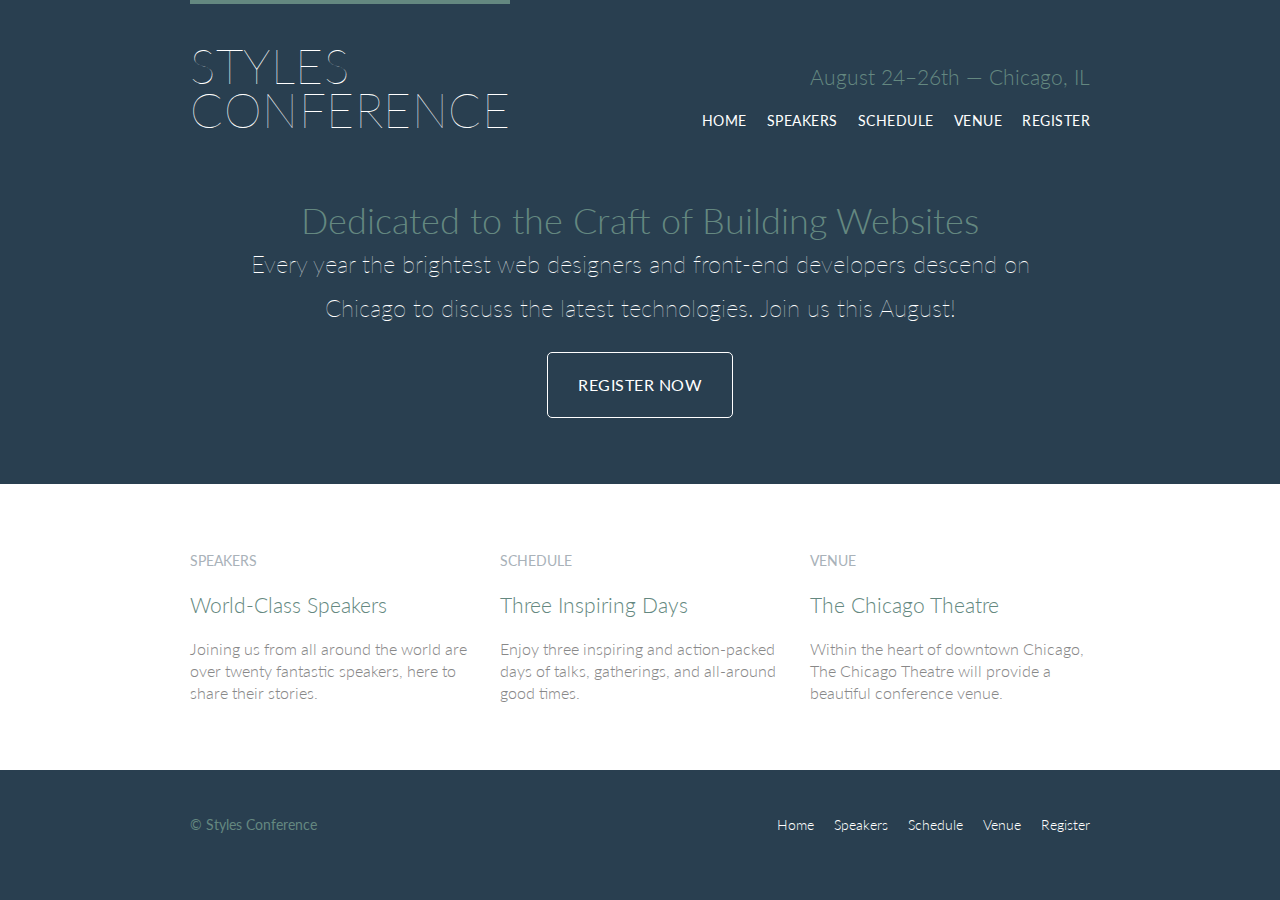
<file: index.html>
<!DOCTYPE html>
<html lang="en">

  <head>
    <meta charset="utf-8">
    <title>Styles Conference</title>
    <link rel="stylesheet" href="assets/stylesheets/main.css">
    <link rel="stylesheet" href="http://fonts.googleapis.com/css?family=Lato:100,300,400">
  </head>

  <body>

    <!-- Header -->

    <header class="primary-header container group">

      <h1 class="logo">
        <a href="index.html">Styles <br> Conference</a>
      </h1>

      <h3 class="tagline">August 24&ndash;26th &mdash; Chicago, IL</h3>

      <nav class="nav primary-nav">
        <ul>
          <li><a href="index.html">Home</a></li><!--
          --><li><a href="speakers.html">Speakers</a></li><!--
          --><li><a href="schedule.html">Schedule</a></li><!--
          --><li><a href="venue.html">Venue</a></li><!--
          --><li><a href="register.html">Register</a></li>
        </ul>
      </nav>

    </header>

    <!-- Hero -->

    <section class="hero container">

      <h2>Dedicated to the Craft of Building Websites</h2>

      <p>Every year the brightest web designers and front-end developers descend on Chicago to discuss the latest technologies. Join us this August!</p>

      <a class="btn btn-alt" href="register.html">Register Now</a>

    </section>

    <!-- Teasers -->

    <section class="row">
      <div class="grid">

        <!-- Speakers -->

        <section class="teaser col-1-3">
          <a href="speakers.html">
            <h5>Speakers</h5>
            <h3>World-Class Speakers</h3>
          </a>
          <p>Joining us from all around the world are over twenty fantastic speakers, here to share their stories.</p>
        </section><!--

        Schedule

        --><section class="teaser col-1-3">
          <a href="schedule.html">
            <h5>Schedule</h5>
            <h3>Three Inspiring Days</h3>
          </a>
          <p>Enjoy three inspiring and action-packed days of talks, gatherings, and all-around good times.</p>
        </section><!--

        Venue

        --><section class="teaser col-1-3">
          <a href="venue.html">
            <h5>Venue</h5>
            <h3>The Chicago Theatre</h3>
          </a>
          <p>Within the heart of downtown Chicago, The Chicago Theatre will provide a beautiful conference venue.</p>
        </section>

      </div>
    </section>

    <!-- Footer -->

    <footer class="primary-footer container group">

      <small>&copy; Styles Conference</small>

      <nav class="nav">
        <ul>
          <li><a href="index.html">Home</a></li><!--
          --><li><a href="speakers.html">Speakers</a></li><!--
          --><li><a href="schedule.html">Schedule</a></li><!--
          --><li><a href="venue.html">Venue</a></li><!--
          --><li><a href="register.html">Register</a></li>
        </ul>
      </nav>

    </footer>

  </body>
</html>
</file>
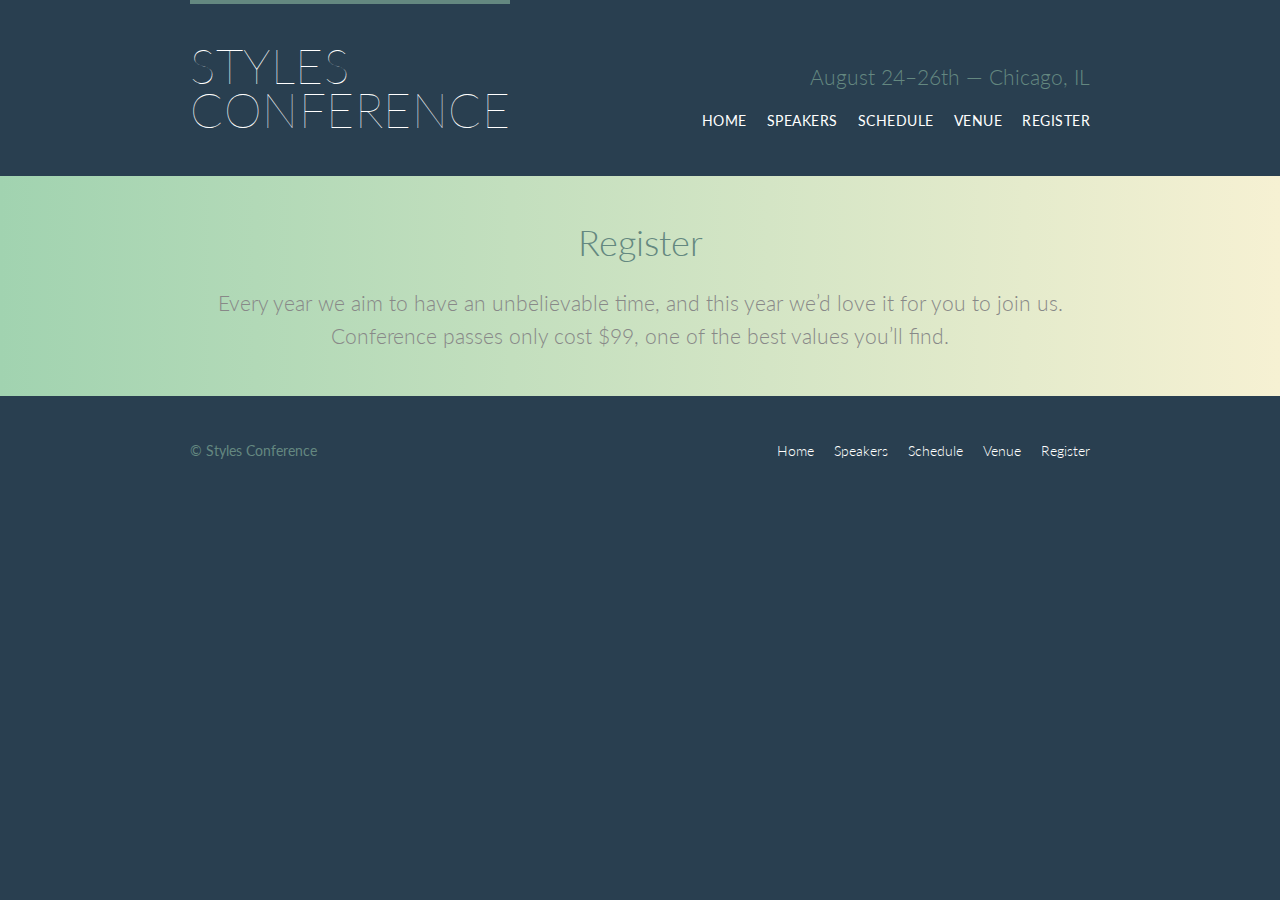
<file: register.html>
<!DOCTYPE html>
<html lang="en">

  <head>
    <meta charset="utf-8">
    <title>Register - Styles Conference</title>
    <link rel="stylesheet" href="assets/stylesheets/main.css">
    <link rel="stylesheet" href="http://fonts.googleapis.com/css?family=Lato:100,300,400">
  </head>

  <body>

    <!-- Header -->

    <header class="primary-header container group">

      <h1 class="logo">
        <a href="index.html">Styles <br> Conference</a>
      </h1>

      <h3 class="tagline">August 24&ndash;26th &mdash; Chicago, IL</h3>

      <nav class="nav primary-nav">
        <ul>
          <li><a href="index.html">Home</a></li><!--
          --><li><a href="speakers.html">Speakers</a></li><!--
          --><li><a href="schedule.html">Schedule</a></li><!--
          --><li><a href="venue.html">Venue</a></li><!--
          --><li><a href="register.html">Register</a></li>
        </ul>
      </nav>

    </header>

    <!-- Lead -->

    <section class="row-alt">
      <div class="lead container">

        <h1>Register</h1>

        <p>Every year we aim to have an unbelievable time, and this year we&#8217;d love it for you to join us. Conference passes only cost $99, one of the best values you&#8217;ll find.</p>

      </div>
    </section>

    <!-- Footer -->

    <footer class="primary-footer container group">

      <small>&copy; Styles Conference</small>

      <nav class="nav">
        <ul>
          <li><a href="index.html">Home</a></li><!--
          --><li><a href="speakers.html">Speakers</a></li><!--
          --><li><a href="schedule.html">Schedule</a></li><!--
          --><li><a href="venue.html">Venue</a></li><!--
          --><li><a href="register.html">Register</a></li>
        </ul>
      </nav>

    </footer>

  </body>
</html>
</file>
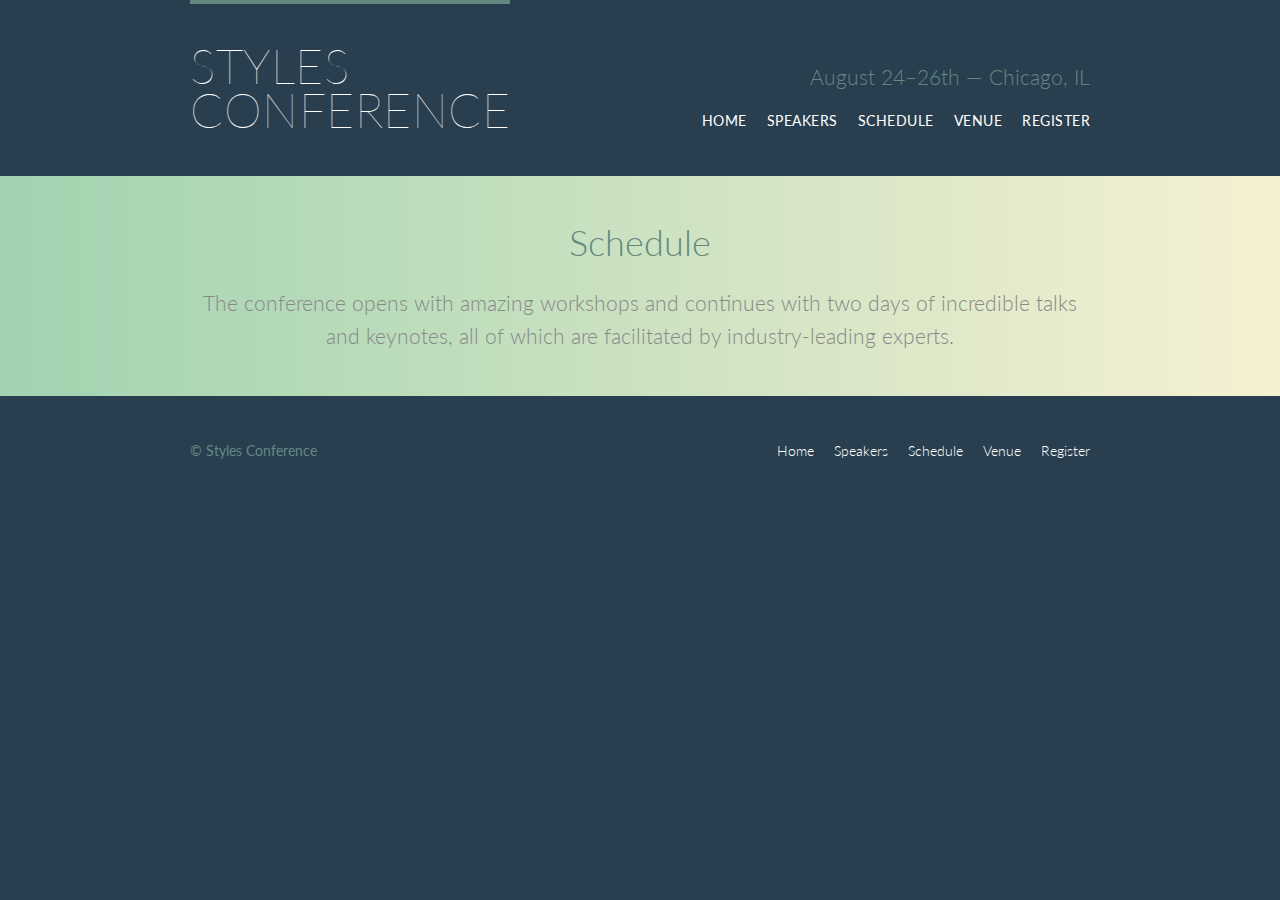
<file: schedule.html>
<!DOCTYPE html>
<html lang="en">

  <head>
    <meta charset="utf-8">
    <title>Schedule - Styles Conference</title>
    <link rel="stylesheet" href="assets/stylesheets/main.css">
    <link rel="stylesheet" href="http://fonts.googleapis.com/css?family=Lato:100,300,400">
  </head>

  <body>

    <!-- Header -->

    <header class="primary-header container group">

      <h1 class="logo">
        <a href="index.html">Styles <br> Conference</a>
      </h1>

      <h3 class="tagline">August 24&ndash;26th &mdash; Chicago, IL</h3>

      <nav class="nav primary-nav">
        <ul>
          <li><a href="index.html">Home</a></li><!--
          --><li><a href="speakers.html">Speakers</a></li><!--
          --><li><a href="schedule.html">Schedule</a></li><!--
          --><li><a href="venue.html">Venue</a></li><!--
          --><li><a href="register.html">Register</a></li>
        </ul>
      </nav>

    </header>

    <!-- Lead -->

    <section class="row-alt">
      <div class="lead container">

        <h1>Schedule</h1>

        <p>The conference opens with amazing workshops and continues with two days of incredible talks and keynotes, all of which are facilitated by industry-leading experts.</p>

      </div>
    </section>

    <!-- Footer -->

    <footer class="primary-footer container group">

      <small>&copy; Styles Conference</small>

      <nav class="nav">
        <ul>
          <li><a href="index.html">Home</a></li><!--
          --><li><a href="speakers.html">Speakers</a></li><!--
          --><li><a href="schedule.html">Schedule</a></li><!--
          --><li><a href="venue.html">Venue</a></li><!--
          --><li><a href="register.html">Register</a></li>
        </ul>
      </nav>

    </footer>

  </body>
</html>
</file>
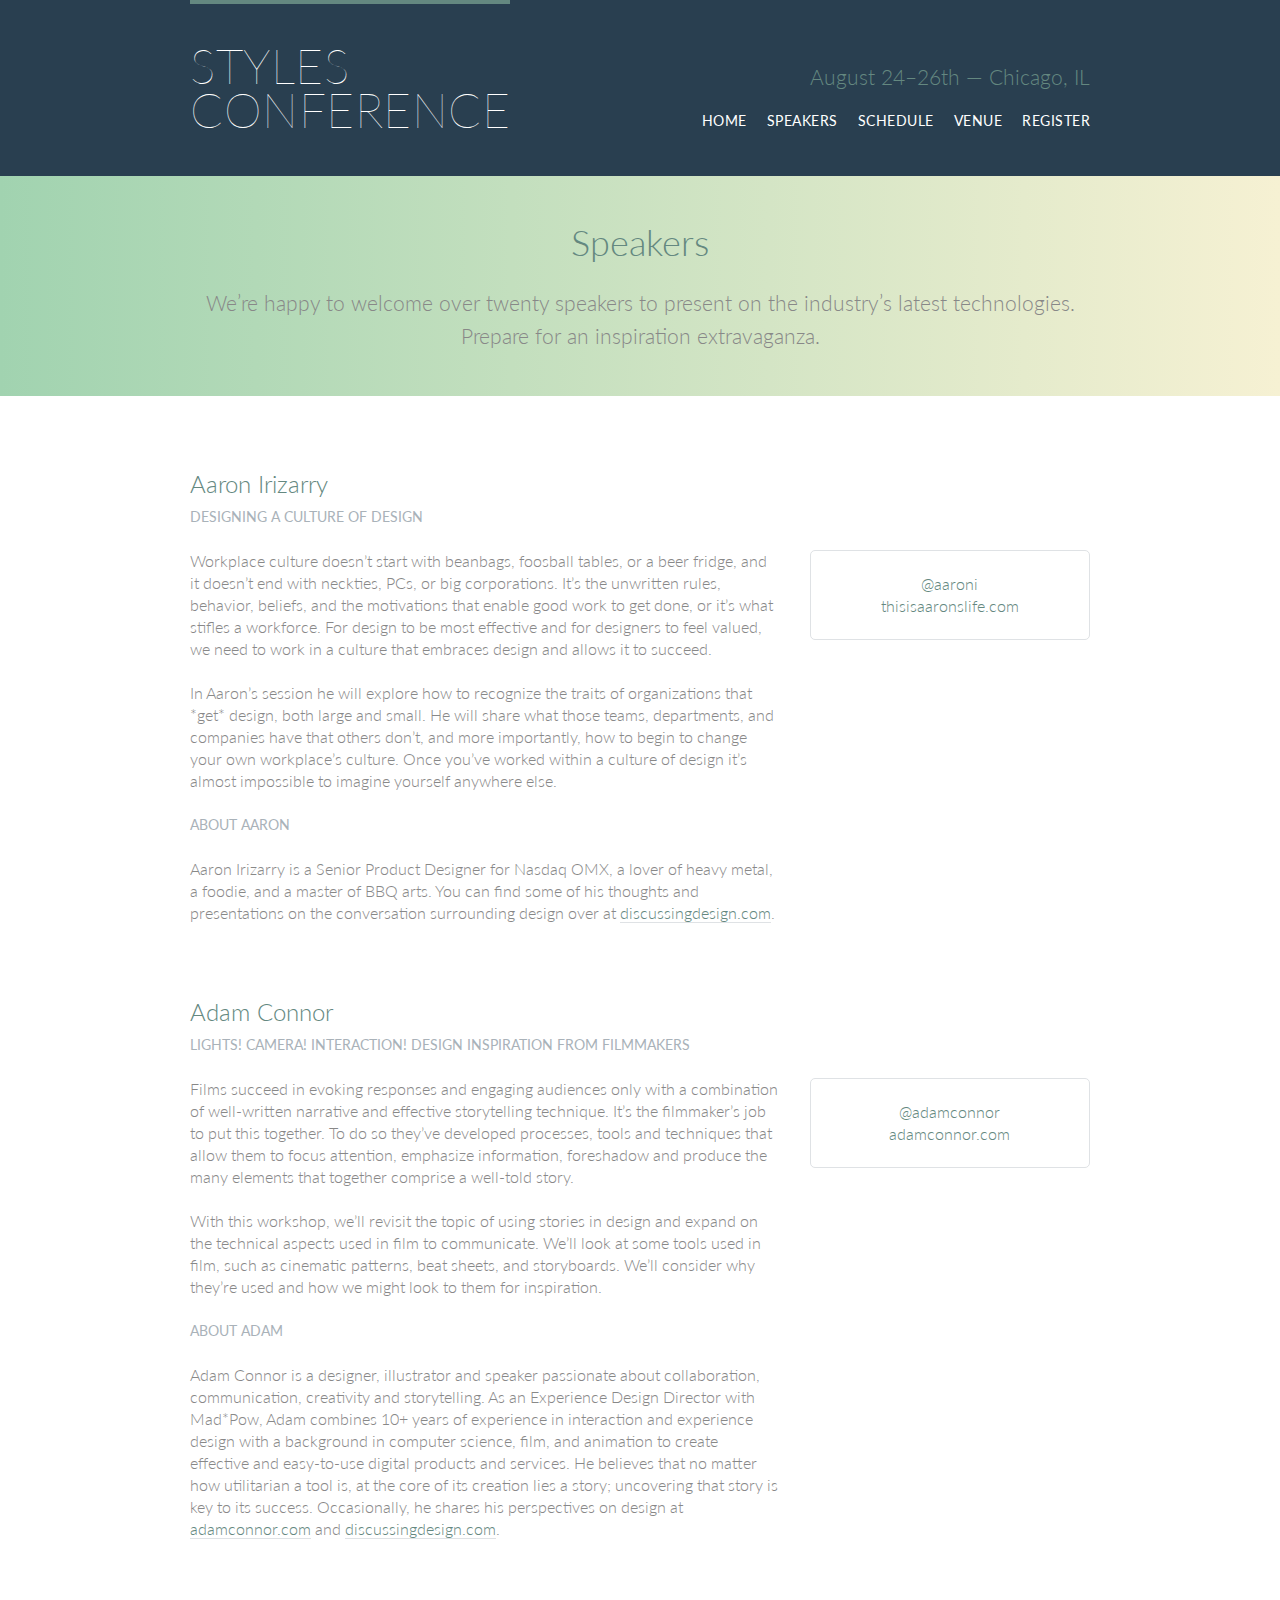
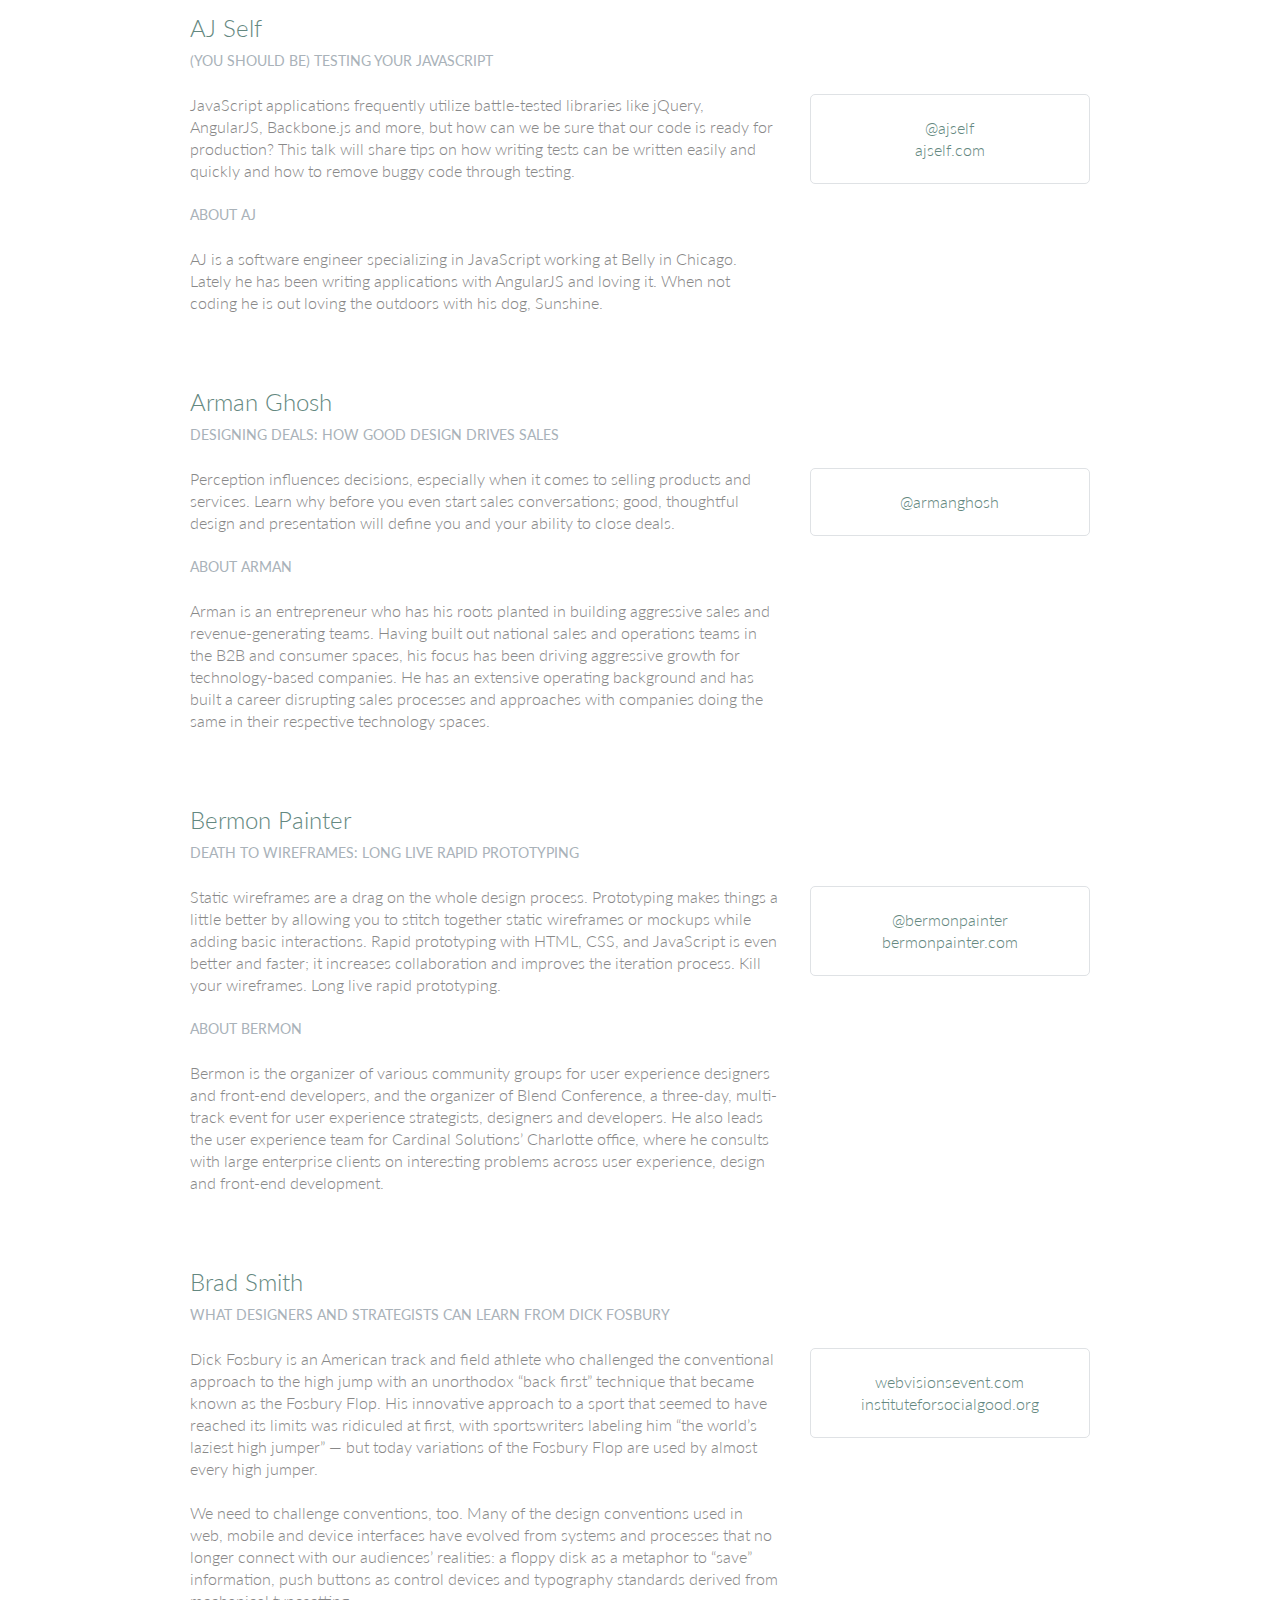
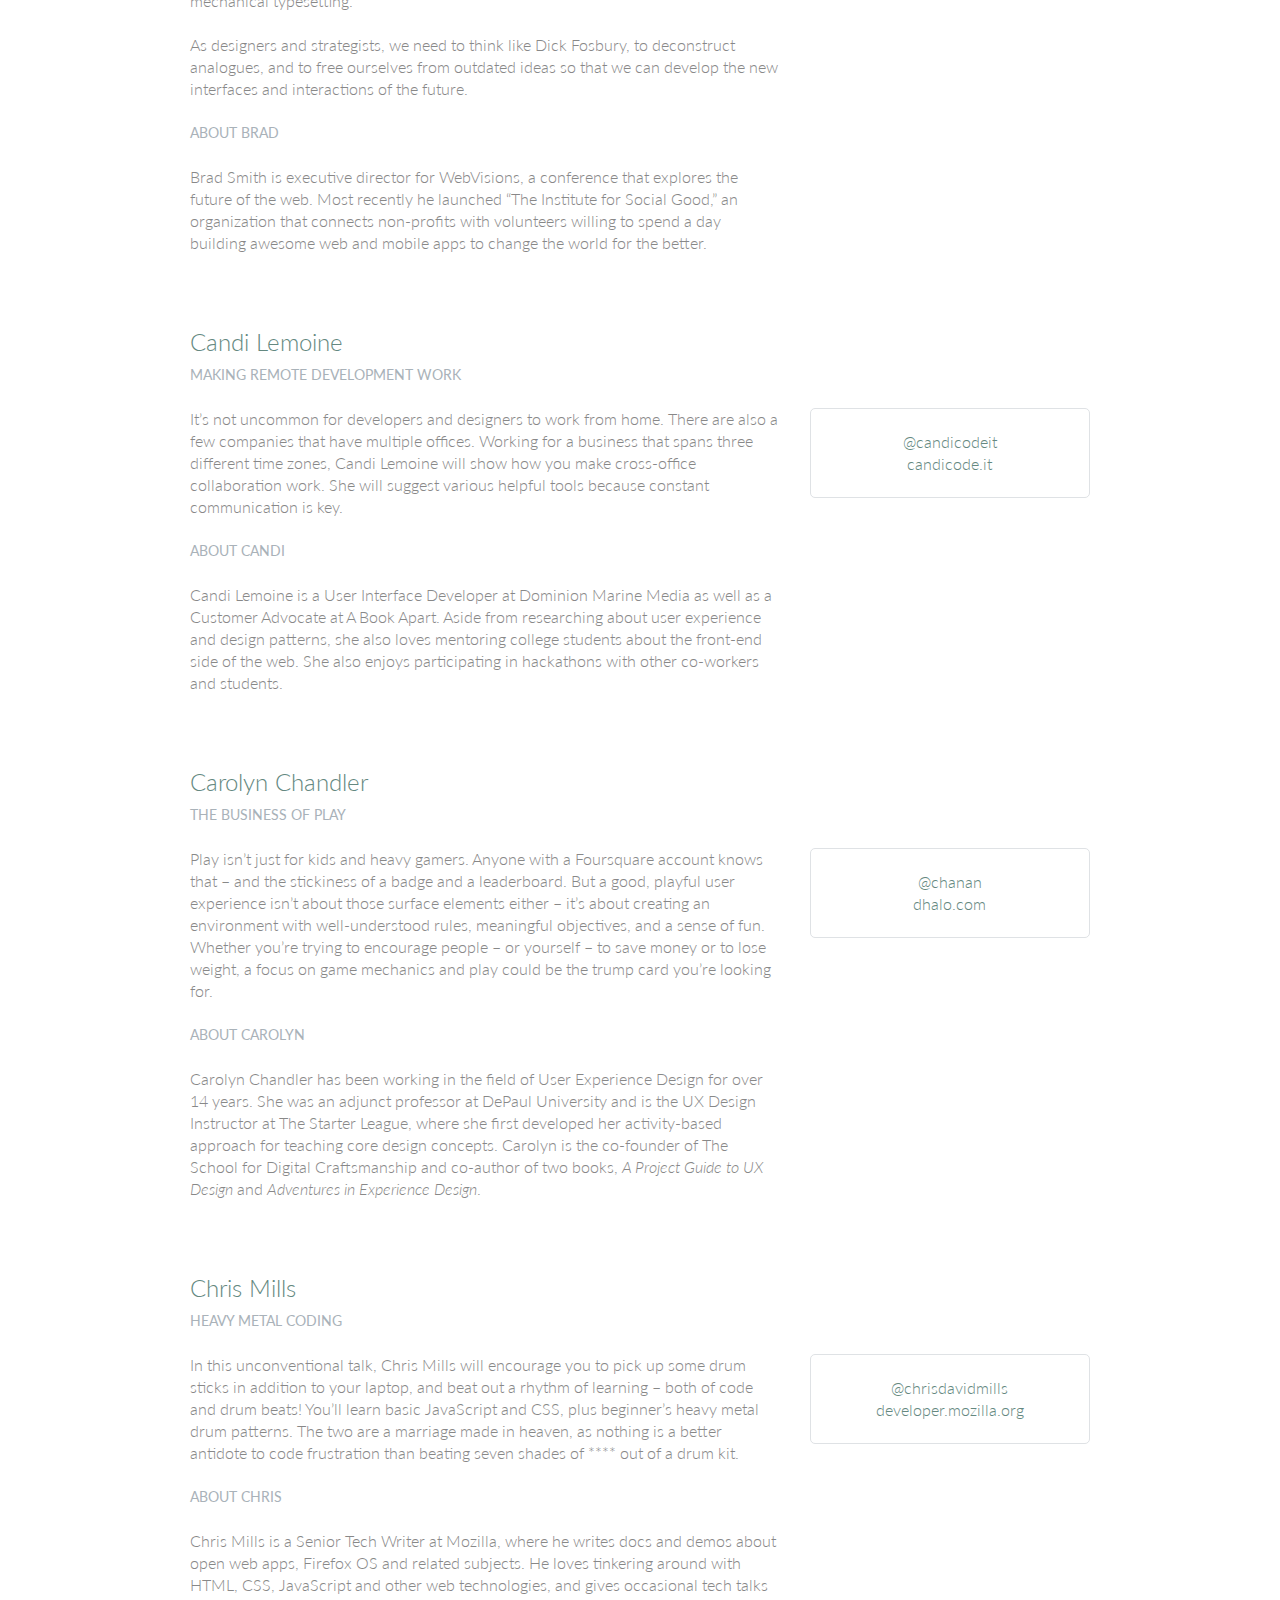
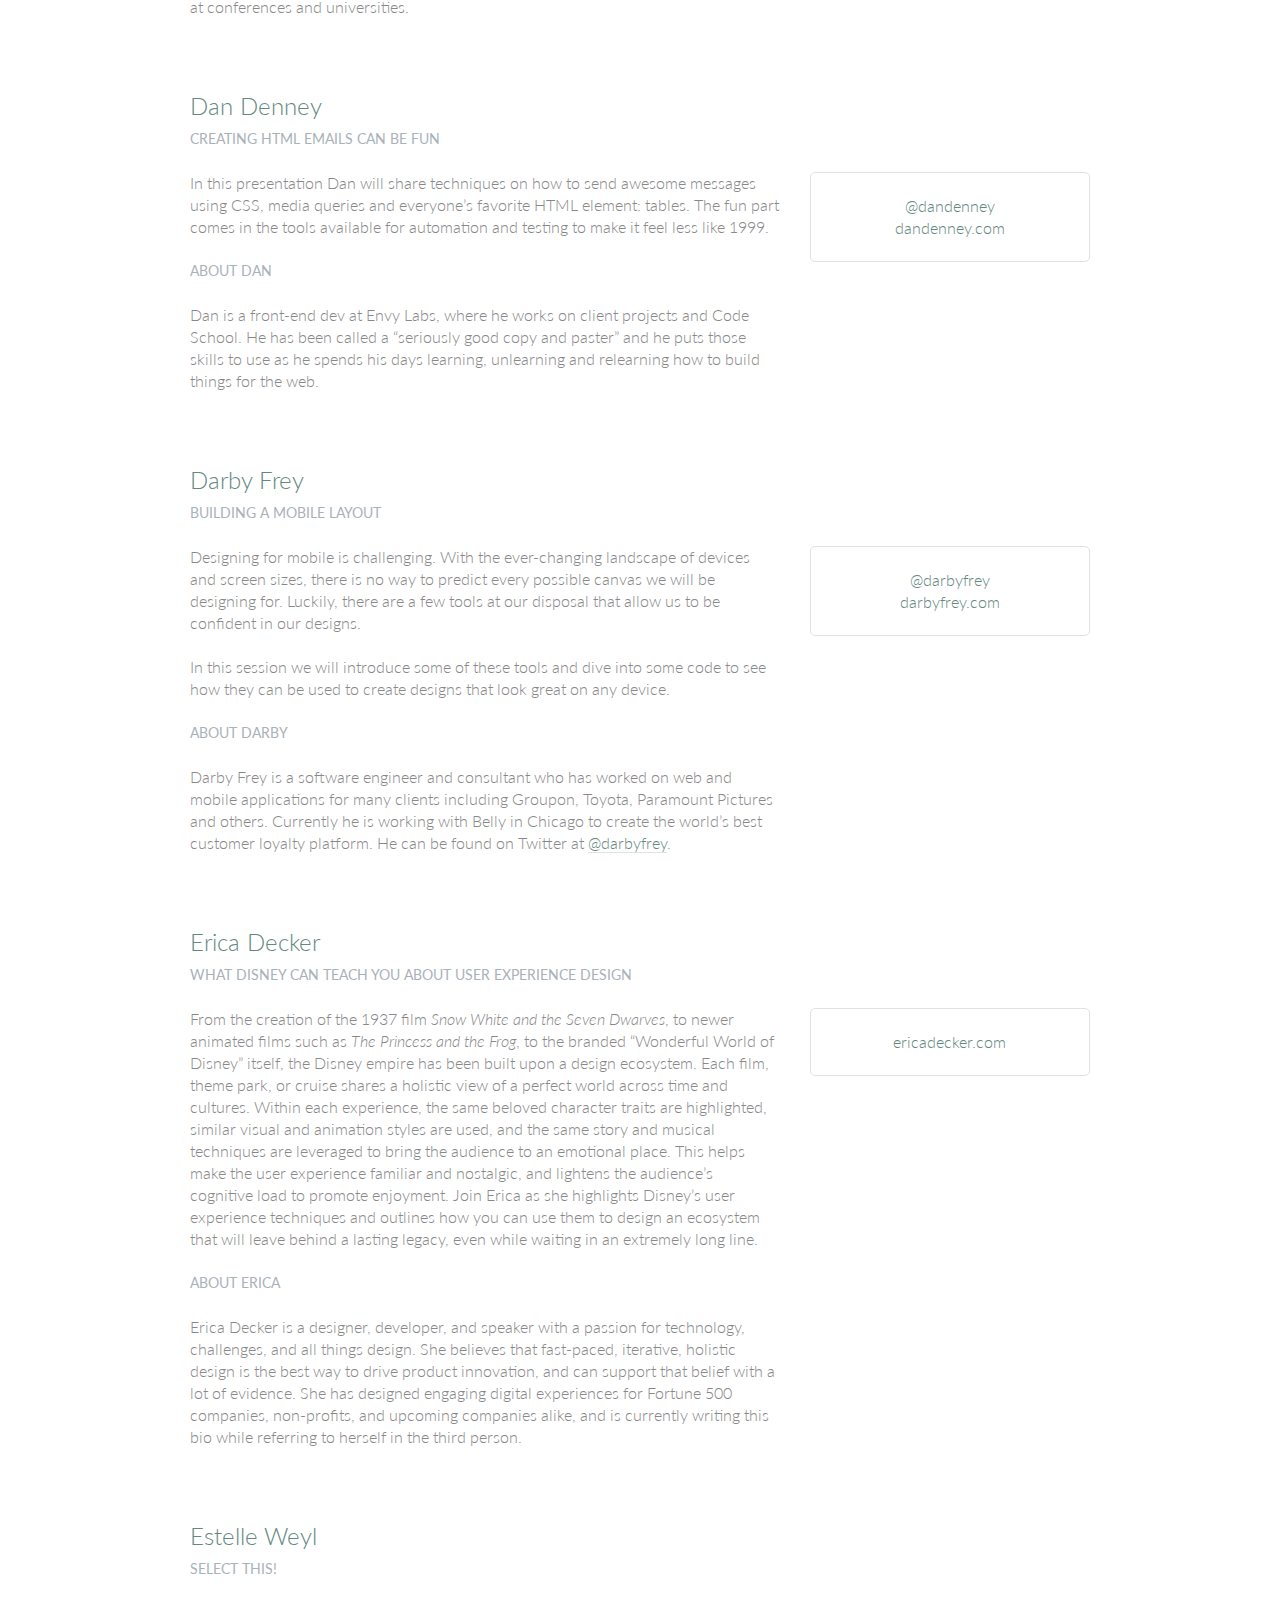
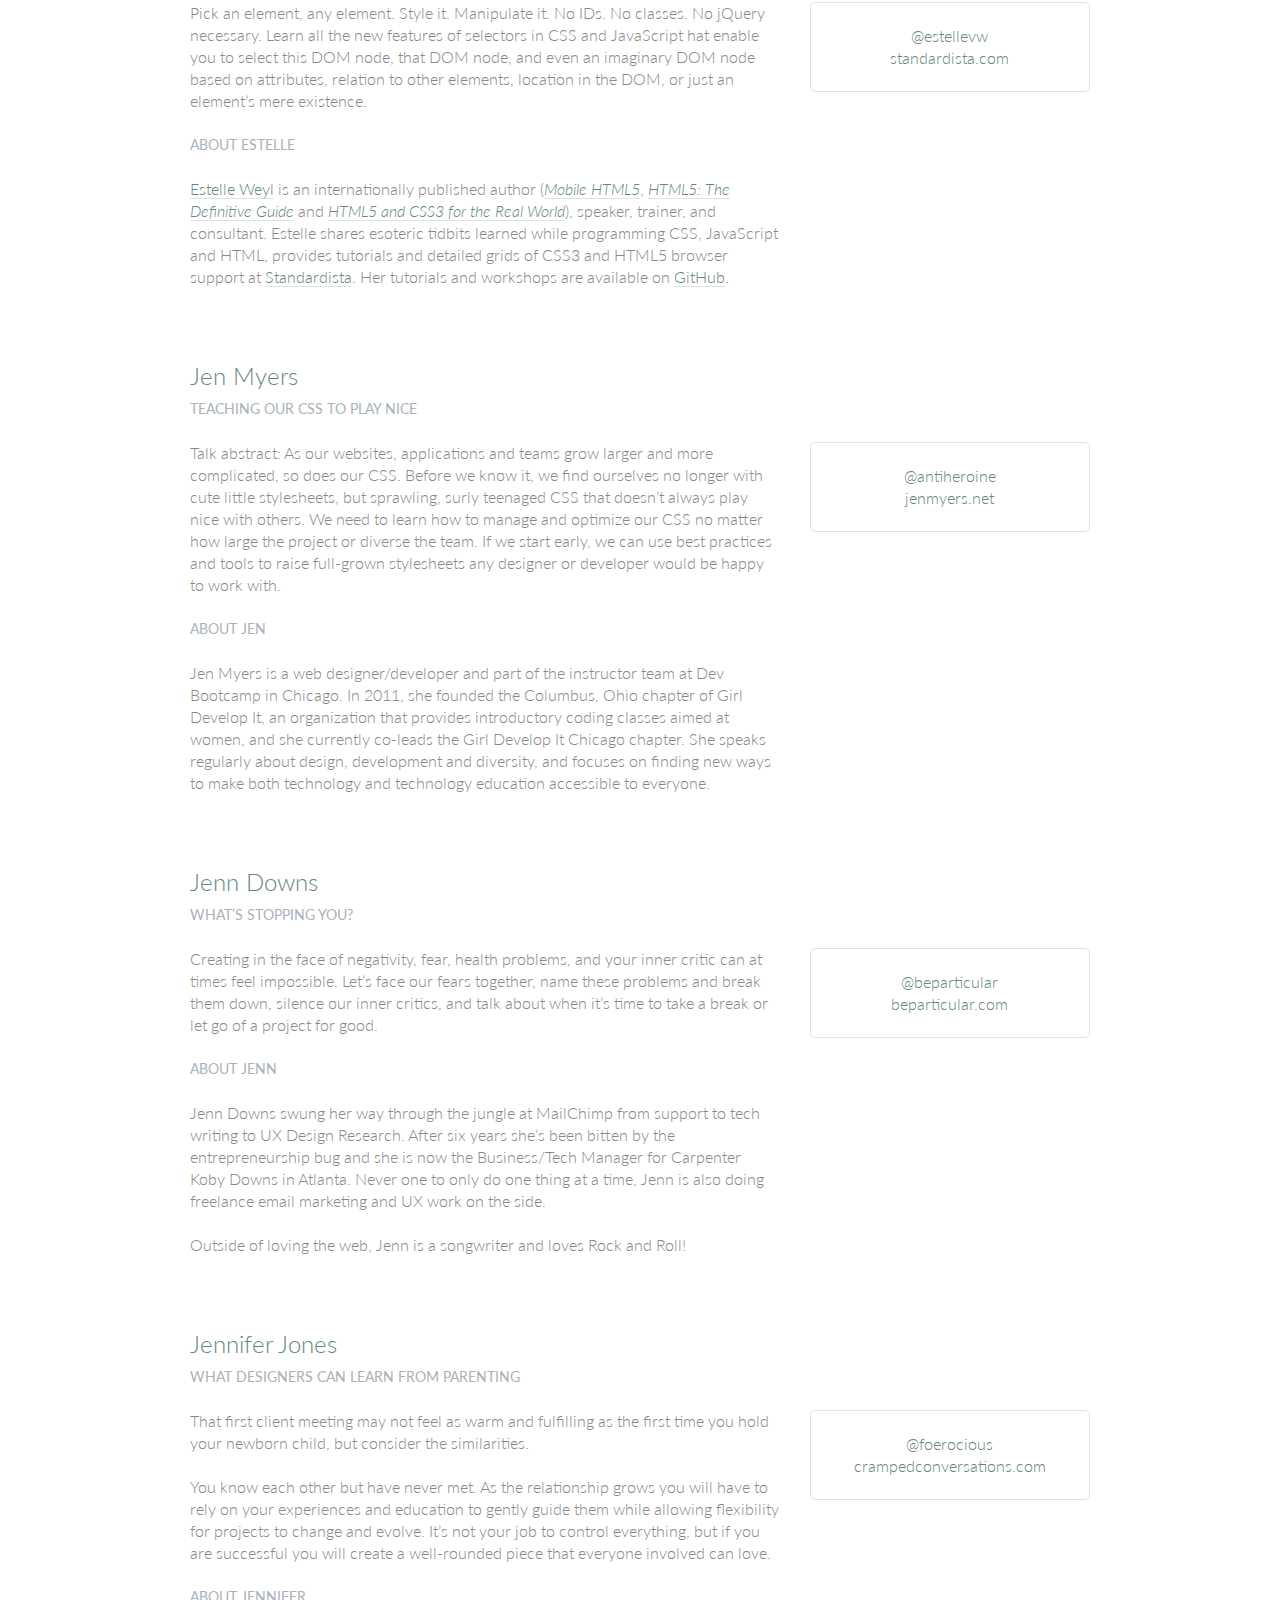
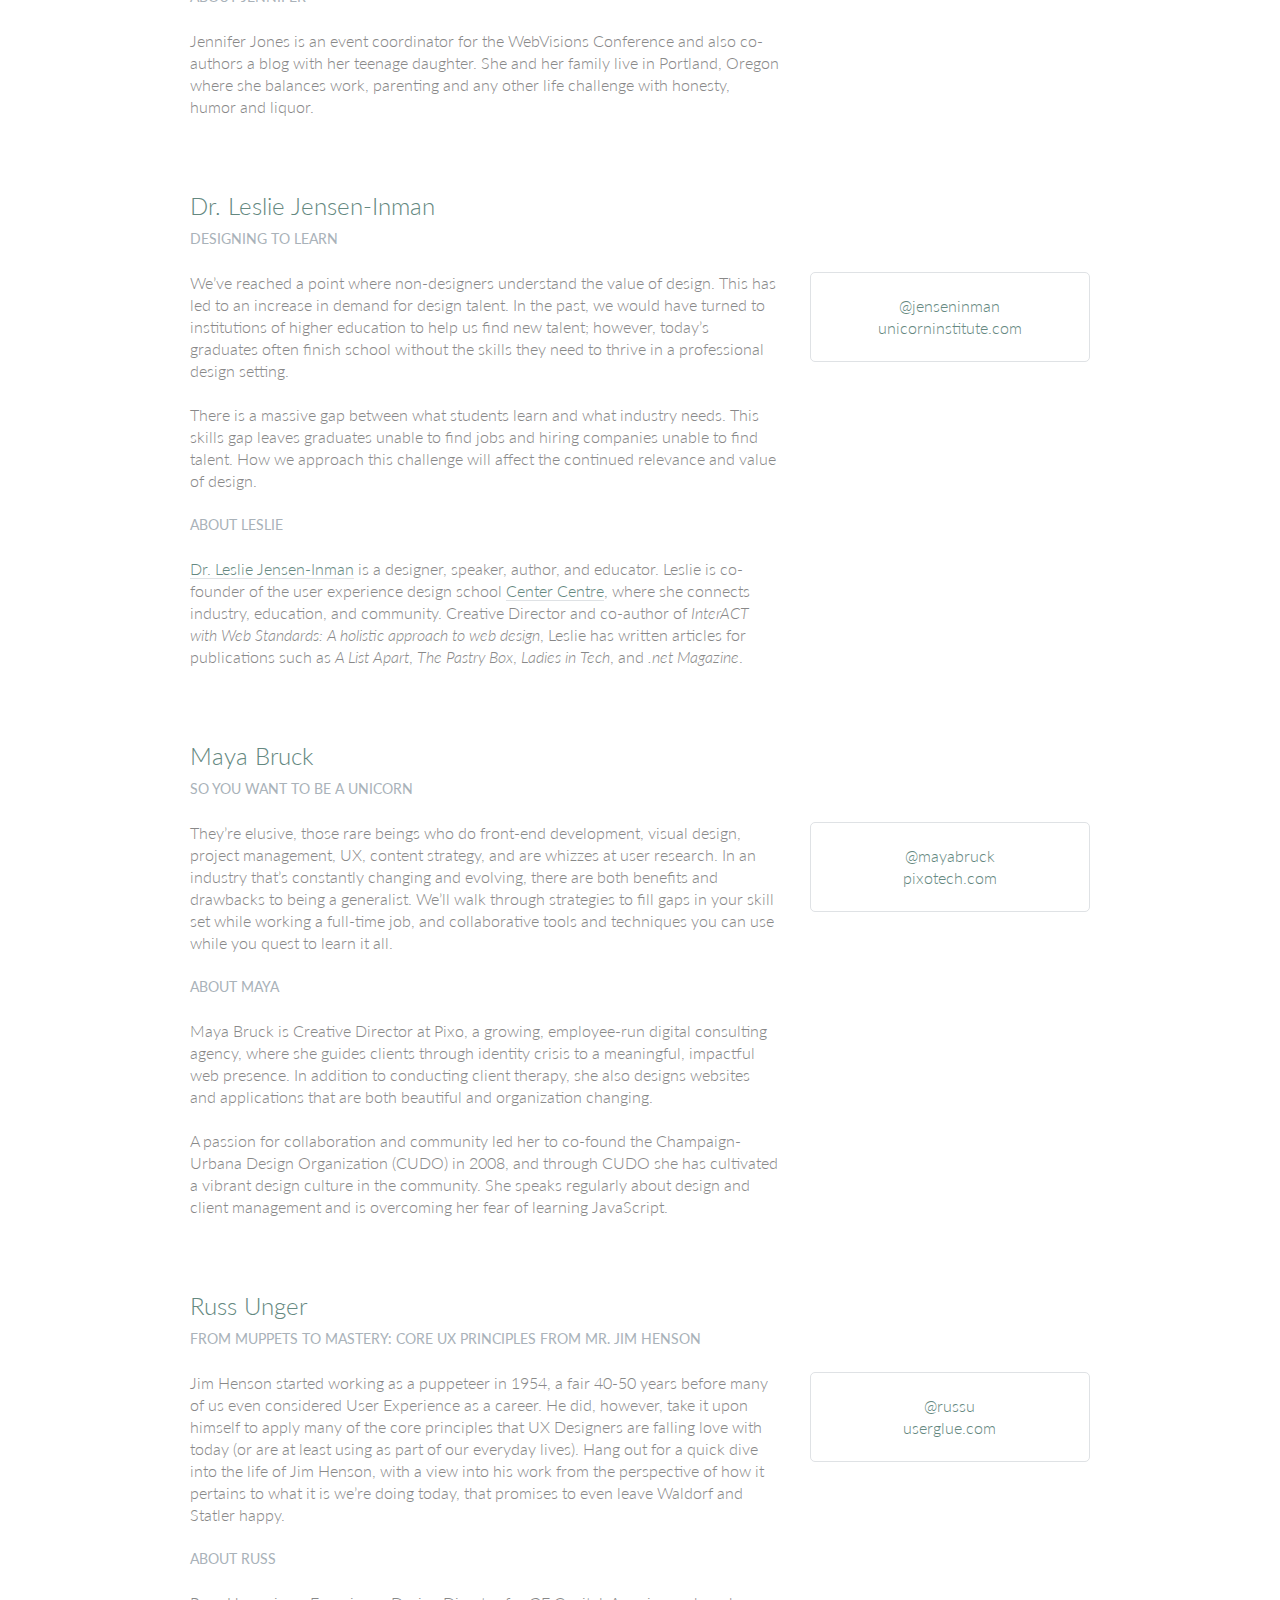
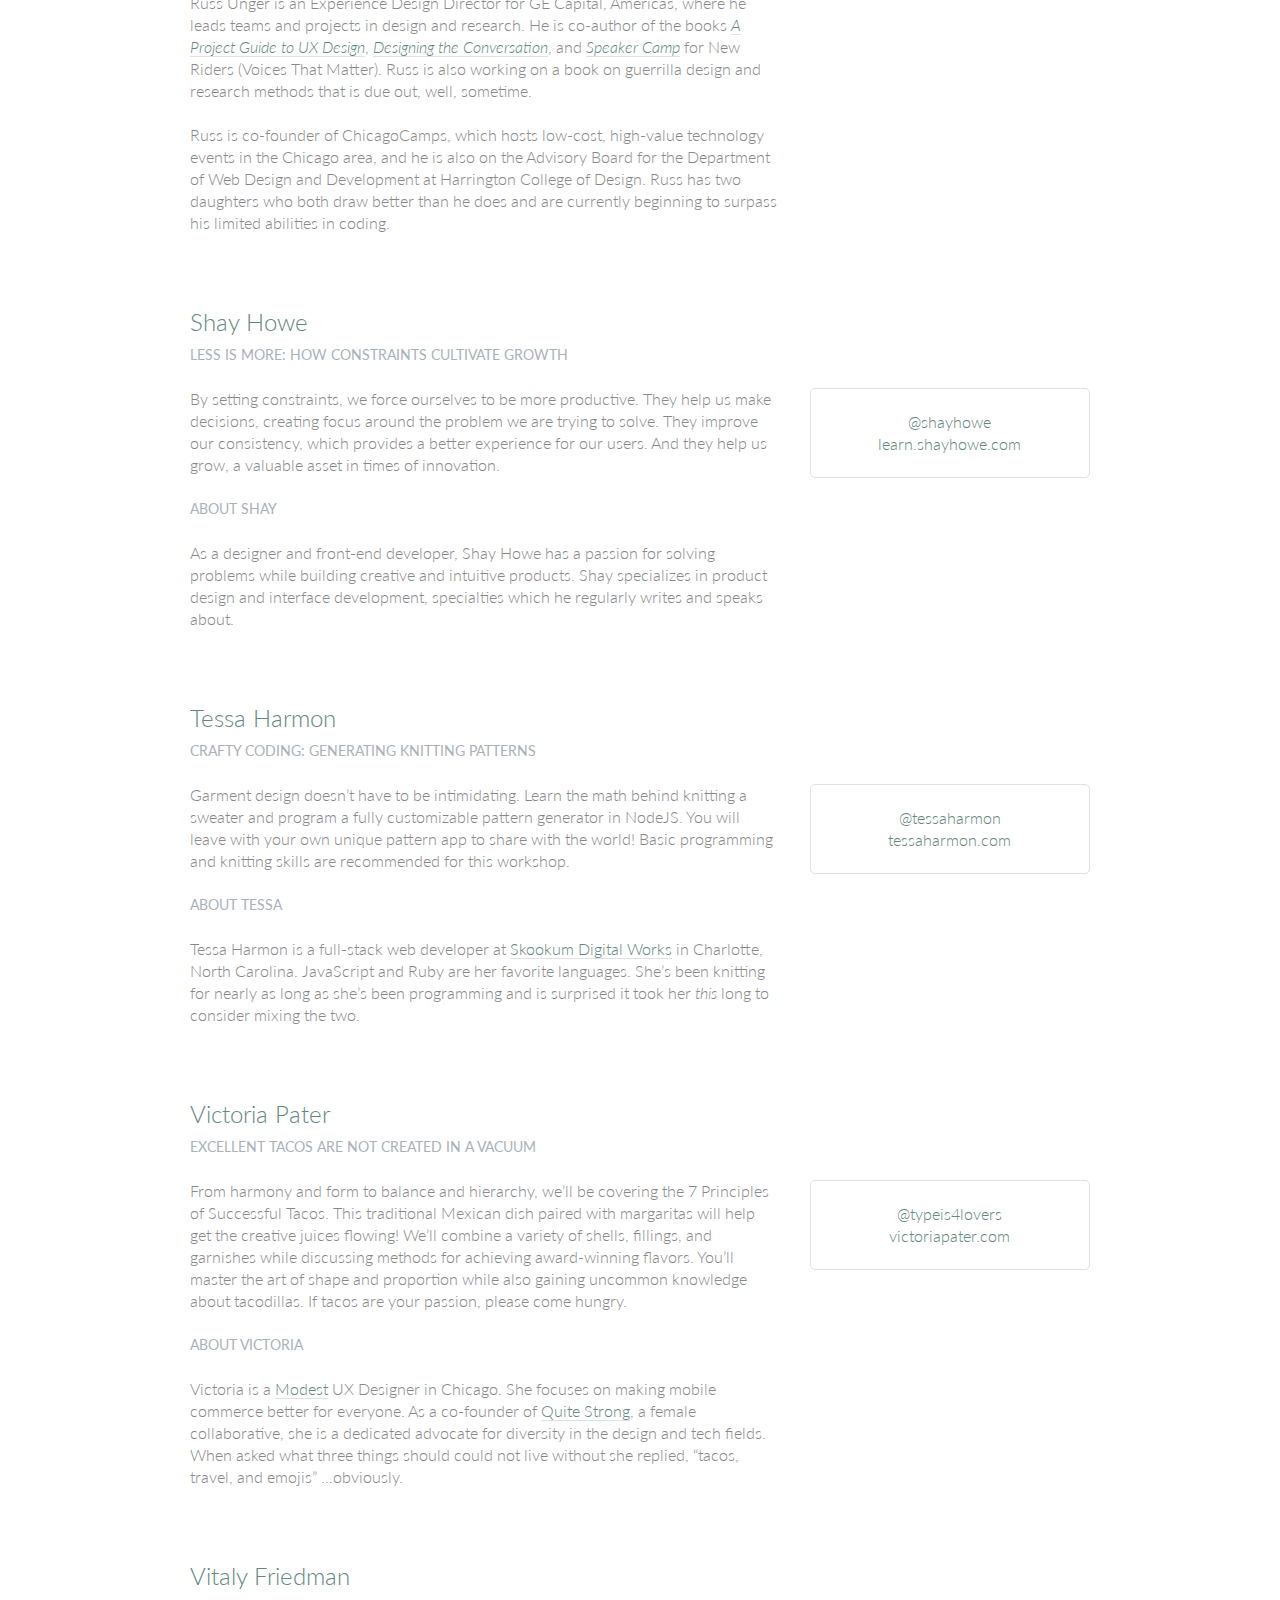
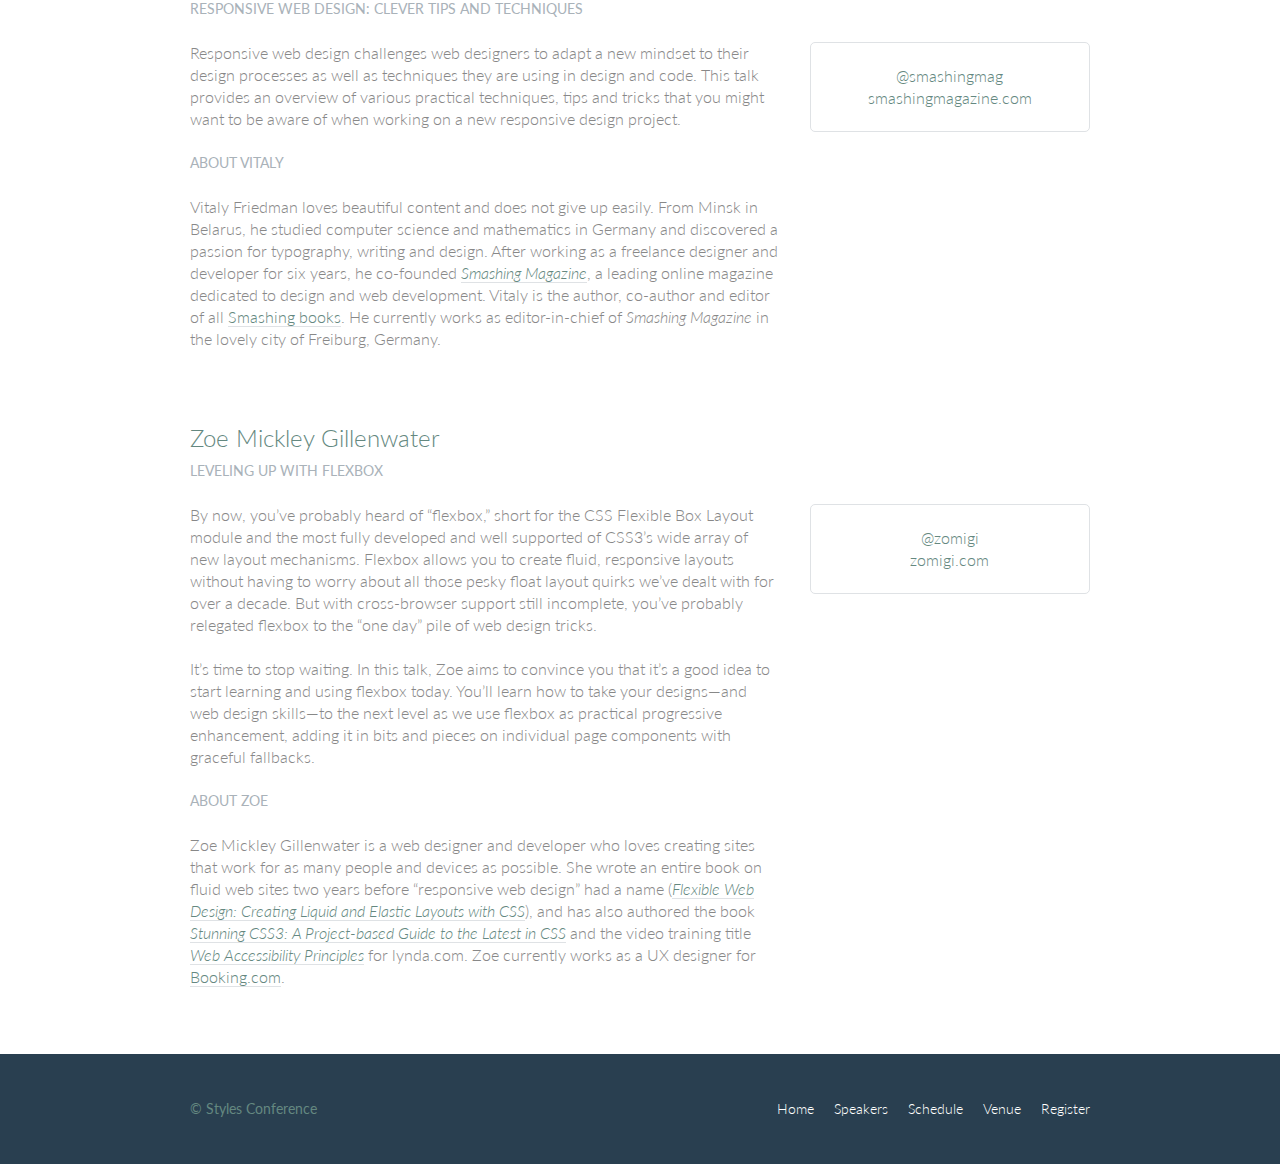
<file: speakers.html>
<!DOCTYPE html>
<html lang="en">

  <head>
    <meta charset="utf-8">
    <title>Speakers - Styles Conference</title>
    <link rel="stylesheet" href="assets/stylesheets/main.css">
    <link rel="stylesheet" href="http://fonts.googleapis.com/css?family=Lato:100,300,400">
  </head>

  <body>

    <!-- Header -->

    <header class="primary-header container group">

      <h1 class="logo">
        <a href="index.html">Styles <br> Conference</a>
      </h1>

      <h3 class="tagline">August 24&ndash;26th &mdash; Chicago, IL</h3>

      <nav class="nav primary-nav">
        <ul>
          <li><a href="index.html">Home</a></li><!--
          --><li><a href="speakers.html">Speakers</a></li><!--
          --><li><a href="schedule.html">Schedule</a></li><!--
          --><li><a href="venue.html">Venue</a></li><!--
          --><li><a href="register.html">Register</a></li>
        </ul>
      </nav>

    </header>

    <!-- Lead -->

    <section class="row-alt">
      <div class="lead container">

        <h1>Speakers</h1>

        <p>We&#8217;re happy to welcome over twenty speakers to present on the industry&#8217;s latest technologies. Prepare for an inspiration extravaganza.</p>

      </div>
    </section>

    <!-- Main content -->

    <section class="row">
      <div class="grid">

        <!-- Aaron Irizarry -->

        <section class="speaker" id="aaron-irizarry">

          <div class="col-2-3">

            <h2>Aaron Irizarry</h2>
            <h5>Designing a Culture of Design</h5>

            <p>Workplace culture doesn&#8217;t start with beanbags, foosball tables, or a beer fridge, and it doesn&#8217;t end with neckties, PCs, or big corporations. It&#8217;s the unwritten rules, behavior, beliefs, and the motivations that enable good work to get done, or it&#8217;s what stifles a workforce. For design to be most effective and for designers to feel valued, we need to work in a culture that embraces design and allows it to succeed.</p>

            <p>In Aaron&#8217;s session he will explore how to recognize the traits of organizations that *get* design, both large and small. He will share what those teams, departments, and companies have that others don&#8217;t, and more importantly, how to begin to change your own workplace&#8217;s culture. Once you&#8217;ve worked within a culture of design it&#8217;s almost impossible to imagine yourself anywhere else.</p>

            <h5>About Aaron</h5>

            <p>Aaron Irizarry is a Senior Product Designer for Nasdaq OMX, a lover of heavy metal, a foodie, and a master of BBQ arts. You can find some of his thoughts and presentations on the conversation surrounding design over at <a href="http://www.discussingdesign.com/">discussingdesign.com</a>.</p>

          </div><!--

          --><aside class="col-1-3">
            <div class="speaker-info">

              <ul>
                <li><a href="https://twitter.com/aaroni">@aaroni</a></li>
                <li><a href="http://www.thisisaaronslife.com/">thisisaaronslife.com</a></li>
              </ul>

            </div>
          </aside>

        </section>

        <!-- Adam Connor -->

        <section class="speaker" id="adam-connor">

          <div class="col-2-3">

            <h2>Adam Connor</h2>
            <h5>Lights! Camera! Interaction! Design Inspiration from Filmmakers</h5>

            <p>Films succeed in evoking responses and engaging audiences only with a combination of well-written narrative and effective storytelling technique. It&#8217;s the filmmaker&#8217;s job to put this together. To do so they&#8217;ve developed processes, tools and techniques that allow them to focus attention, emphasize information, foreshadow and produce the many elements that together comprise a well-told story.</p>

            <p>With this workshop, we&#8217;ll revisit the topic of using stories in design and expand on the technical aspects used in film to communicate. We&#8217;ll look at some tools used in film, such as cinematic patterns, beat sheets, and storyboards. We&#8217;ll consider why they&#8217;re used and how we might look to them for inspiration.</p>

            <h5>About Adam</h5>

            <p>Adam Connor is a designer, illustrator and speaker passionate about collaboration, communication, creativity and storytelling. As an Experience Design Director with Mad*Pow, Adam combines 10+ years of experience in interaction and experience design with a background in computer science, film, and animation to create effective and easy-to-use digital products and services. He believes that no matter how utilitarian a tool is, at the core of its creation lies a story; uncovering that story is key to its success. Occasionally, he shares his perspectives on design at <a href="http://adamconnor.com/">adamconnor.com</a> and <a href="http://www.discussingdesign.com/">discussingdesign.com</a>.</p>

          </div><!--

          --><aside class="col-1-3">
            <div class="speaker-info">

              <ul>
                <li><a href="https://twitter.com/adamconnor">@adamconnor</a></li>
                <li><a href="http://adamconnor.com/">adamconnor.com</a></li>
              </ul>

            </div>
          </aside>

        </section>

        <!-- AJ Self -->

        <section class="speaker" id="aj-self">

          <div class="col-2-3">

            <h2>AJ Self</h2>
            <h5>(You Should Be) Testing Your JavaScript</h5>

            <p>JavaScript applications frequently utilize battle-tested libraries like jQuery, AngularJS, Backbone.js and more, but how can we be sure that our code is ready for production? This talk will share tips on how writing tests can be written easily and quickly and how to remove buggy code through testing.</p>

            <h5>About AJ</h5>

            <p>AJ is a software engineer specializing in JavaScript working at Belly in Chicago. Lately he has been writing applications with AngularJS and loving it. When not coding he is out loving the outdoors with his dog, Sunshine.</p>

          </div><!--

          --><aside class="col-1-3">
            <div class="speaker-info">

              <ul>
                <li><a href="https://twitter.com/ajself">@ajself</a></li>
                <li><a href="http://www.ajself.com/">ajself.com</a></li>
              </ul>

            </div>
          </aside>

        </section>

        <!-- Arman Ghosh -->

        <section class="speaker" id="arman-ghosh">

          <div class="col-2-3">

            <h2>Arman Ghosh</h2>
            <h5>Designing Deals: How Good Design Drives Sales</h5>

            <p>Perception influences decisions, especially when it comes to selling products and services. Learn why before you even start sales conversations; good, thoughtful design and presentation will define you and your ability to close deals.</p>

            <h5>About Arman</h5>

            <p>Arman is an entrepreneur who has his roots planted in building aggressive sales and revenue-generating teams. Having built out national sales and operations teams in the B2B and consumer spaces, his focus has been driving aggressive growth for technology-based companies. He has an extensive operating background and has built a career disrupting sales processes and approaches with companies doing the same in their respective technology spaces.</p>

          </div><!--

          --><aside class="col-1-3">
            <div class="speaker-info">

              <ul>
                <li><a href="https://twitter.com/armanghosh">@armanghosh</a></li>
              </ul>

            </div>
          </aside>

        </section>

        <!-- Bermon Painter -->

        <section class="speaker" id="bermon-painter">

          <div class="col-2-3">

            <h2>Bermon Painter</h2>
            <h5>Death to Wireframes: Long Live Rapid Prototyping</h5>

            <p>Static wireframes are a drag on the whole design process. Prototyping makes things a little better by allowing you to stitch together static wireframes or mockups while adding basic interactions. Rapid prototyping with HTML, CSS, and JavaScript is even better and faster; it increases collaboration and improves the iteration process. Kill your wireframes. Long live rapid prototyping.</p>

            <h5>About Bermon</h5>

            <p>Bermon is the organizer of various community groups for user experience designers and front-end developers, and the organizer of Blend Conference, a three-day, multi-track event for user experience strategists, designers and developers. He also leads the user experience team for Cardinal Solutions&#8217; Charlotte office, where he consults with large enterprise clients on interesting problems across user experience, design and front-end development.</p>

          </div><!--

          --><aside class="col-1-3">
            <div class="speaker-info">

              <ul>
                <li><a href="https://twitter.com/bermonpainter">@bermonpainter</a></li>
                <li><a href="http://bermonpainter.com/">bermonpainter.com</a></li>
              </ul>

            </div>
          </aside>

        </section>

        <!-- Brad Smith -->

        <section class="speaker" id="brad-smith">

          <div class="col-2-3">

            <h2>Brad Smith</h2>
            <h5>What Designers and Strategists Can Learn from Dick Fosbury</h5>

            <p>Dick Fosbury is an American track and field athlete who challenged the conventional approach to the high jump with an unorthodox &#8220;back first&#8221; technique that became known as the Fosbury Flop. His innovative approach to a sport that seemed to have reached its limits was ridiculed at first, with sportswriters labeling him &#8220;the world&#8217;s laziest high jumper&#8221; &#8212; but today variations of the Fosbury Flop are used by almost every high jumper.</p>

            <p>We need to challenge conventions, too. Many of the design conventions used in web, mobile and device interfaces have evolved from systems and processes that no longer connect with our audiences&#8217; realities: a floppy disk as a metaphor to &#8220;save&#8221; information, push buttons as control devices and typography standards derived from mechanical typesetting.</p>

            <p>As designers and strategists, we need to think like Dick Fosbury, to deconstruct analogues, and to free ourselves from outdated ideas so that we can develop the new interfaces and interactions of the future.</p>

            <h5>About Brad</h5>

            <p>Brad Smith is executive director for WebVisions, a conference that explores the future of the web. Most recently he launched &#8220;The Institute for Social Good,&#8221; an organization that connects non-profits with volunteers willing to spend a day building awesome web and mobile apps to change the world for the better.</p>

          </div><!--

          --><aside class="col-1-3">
            <div class="speaker-info">

              <ul>
                <li><a href="http://www.webvisionsevent.com/">webvisionsevent.com</a></li>
                <li><a href="http://www.instituteforsocialgood.org/">instituteforsocialgood.org</a></li>
              </ul>

            </div>
          </aside>

        </section>

        <!-- Candi Lemoine -->

        <section class="speaker" id="candi-lemoine">

          <div class="col-2-3">

            <h2>Candi Lemoine</h2>
            <h5>Making Remote Development Work</h5>

            <p>It&#8217;s not uncommon for developers and designers to work from home. There are also a few companies that have multiple offices. Working for a business that spans three different time zones, Candi Lemoine will show how you make cross-office collaboration work. She will suggest various helpful tools because constant communication is key.</p>

            <h5>About Candi</h5>

            <p>Candi Lemoine is a User Interface Developer at Dominion Marine Media as well as a Customer Advocate at A Book Apart. Aside from researching about user experience and design patterns, she also loves mentoring college students about the front-end side of the web. She also enjoys participating in hackathons with other co-workers and students.</p>

          </div><!--

          --><aside class="col-1-3">
            <div class="speaker-info">

              <ul>
                <li><a href="https://twitter.com/candicodeit">@candicodeit</a></li>
                <li><a href="http://candicode.it/">candicode.it</a></li>
              </ul>

            </div>
          </aside>

        </section>

        <!-- Carolyn Chandler -->

        <section class="speaker" id="carolyn-chandler">

          <div class="col-2-3">

            <h2>Carolyn Chandler</h2>
            <h5>The Business of Play</h5>

            <p>Play isn&#8217;t just for kids and heavy gamers. Anyone with a Foursquare account knows that &#8211; and the stickiness of a badge and a leaderboard. But a good, playful user experience isn&#8217;t about those surface elements either &#8211; it&#8217;s about creating an environment with well-understood rules, meaningful objectives, and a sense of fun. Whether you&#8217;re trying to encourage people &#8211; or yourself &#8211; to save money or to lose weight, a focus on game mechanics and play could be the trump card you&#8217;re looking for.</p>

            <h5>About Carolyn</h5>

            <p>Carolyn Chandler has been working in the field of User Experience Design for over 14 years. She was an adjunct professor at DePaul University and is the UX Design Instructor at The Starter League, where she first developed her activity-based approach for teaching core design concepts. Carolyn is the co-founder of The School for Digital Craftsmanship and co-author of two books, <cite>A Project Guide to UX Design</cite> and <cite>Adventures in Experience Design</cite>.</p>

          </div><!--

          --><aside class="col-1-3">
            <div class="speaker-info">

              <ul>
                <li><a href="https://twitter.com/chanan">@chanan</a></li>
                <li><a href="http://www.dhalo.com/">dhalo.com</a></li>
              </ul>

            </div>
          </aside>

        </section>

        <!-- Chris Mills -->

        <section class="speaker" id="chris-mills">

          <div class="col-2-3">

            <h2>Chris Mills</h2>
            <h5>Heavy Metal Coding</h5>

            <p>In this unconventional talk, Chris Mills will encourage you to pick up some drum sticks in addition to your laptop, and beat out a rhythm of learning &#8211; both of code and drum beats! You&#8217;ll learn basic JavaScript and CSS, plus beginner&#8217;s heavy metal drum patterns. The two are a marriage made in heaven, as nothing is a better antidote to code frustration than beating seven shades of **** out of a drum kit.</p>

            <h5>About Chris</h5>

            <p>Chris Mills is a Senior Tech Writer at Mozilla, where he writes docs and demos about open web apps, Firefox OS and related subjects. He loves tinkering around with HTML, CSS, JavaScript and other web technologies, and gives occasional tech talks at conferences and universities.</p>

          </div><!--

          --><aside class="col-1-3">
            <div class="speaker-info">

              <ul>
                <li><a href="https://twitter.com/chrisdavidmills">@chrisdavidmills</a></li>
                <li><a href="https://developer.mozilla.org/">developer.mozilla.org</a></li>
              </ul>

            </div>
          </aside>

        </section>

        <!-- Dan Denney -->

        <section class="speaker" id="dan-denney">

          <div class="col-2-3">

            <h2>Dan Denney</h2>
            <h5>Creating HTML Emails Can Be Fun</h5>

            <p>In this presentation Dan will share techniques on how to send awesome messages using CSS, media queries and everyone&#8217;s favorite HTML element: tables. The fun part comes in the tools available for automation and testing to make it feel less like 1999.</p>

            <h5>About Dan</h5>

            <p>Dan is a front-end dev at Envy Labs, where he works on client projects and Code School. He has been called a &#8220;seriously good copy and paster&#8221; and he puts those skills to use as he spends his days learning, unlearning and relearning how to build things for the web.</p>

          </div><!--

          --><aside class="col-1-3">
            <div class="speaker-info">

              <ul>
                <li><a href="https://twitter.com/dandenney">@dandenney</a></li>
                <li><a href="http://dandenney.com/">dandenney.com</a></li>
              </ul>

            </div>
          </aside>

        </section>

        <!-- Darby Frey -->

        <section class="speaker" id="darby-frey">

          <div class="col-2-3">

            <h2>Darby Frey</h2>
            <h5>Building a Mobile Layout</h5>

            <p>Designing for mobile is challenging. With the ever-changing landscape of devices and screen sizes, there is no way to predict every possible canvas we will be designing for. Luckily, there are a few tools at our disposal that allow us to be confident in our designs.</p>

            <p>In this session we will introduce some of these tools and dive into some code to see how they can be used to create designs that look great on any device.</p>

            <h5>About Darby</h5>

            <p>Darby Frey is a software engineer and consultant who has worked on web and mobile applications for many clients including Groupon, Toyota, Paramount Pictures and others. Currently he is working with Belly in Chicago to create the world&#8217;s best customer loyalty platform. He can be found on Twitter at <a href="https://twitter.com/darbyfrey">@darbyfrey</a>.</p>

          </div><!--

          --><aside class="col-1-3">
            <div class="speaker-info">

              <ul>
                <li><a href="https://twitter.com/darbyfrey">@darbyfrey</a></li>
                <li><a href="http://darbyfrey.com/">darbyfrey.com</a></li>
              </ul>

            </div>
          </aside>

        </section>

        <!-- Erica Decker -->

        <section class="speaker" id="erica-decker">

          <div class="col-2-3">

            <h2>Erica Decker</h2>
            <h5>What Disney Can Teach You about User Experience Design</h5>

            <p>From the creation of the 1937 film <cite>Snow White and the Seven Dwarves</cite>, to newer animated films such as <cite>The Princess and the Frog</cite>, to the branded &#8220;Wonderful World of Disney&#8221; itself, the Disney empire has been built upon a design ecosystem. Each film, theme park, or cruise shares a holistic view of a perfect world across time and cultures. Within each experience, the same beloved character traits are highlighted, similar visual and animation styles are used, and the same story and musical techniques are leveraged to bring the audience to an emotional place. This helps make the user experience familiar and nostalgic, and lightens the audience&#8217;s cognitive load to promote enjoyment. Join Erica as she highlights Disney&#8217;s user experience techniques and outlines how you can use them to design an ecosystem that will leave behind a lasting legacy, even while waiting in an extremely long line.</p>

            <h5>About Erica</h5>

            <p>Erica Decker is a designer, developer, and speaker with a passion for technology, challenges, and all things design. She believes that fast-paced, iterative, holistic design is the best way to drive product innovation, and can support that belief with a lot of evidence. She has designed engaging digital experiences for Fortune 500 companies, non-profits, and upcoming companies alike, and is currently writing this bio while referring to herself in the third person.</p>

          </div><!--

          --><aside class="col-1-3">
            <div class="speaker-info">

              <ul>
                <li><a href="http://ericadecker.com/">ericadecker.com</a></li>
              </ul>

            </div>
          </aside>

        </section>

        <!-- Estelle Weyl -->

        <section class="speaker" id="estelle-weyl">

          <div class="col-2-3">

            <h2>Estelle Weyl</h2>
            <h5>Select This!</h5>

            <p>Pick an element, any element. Style it. Manipulate it. No IDs. No classes. No jQuery necessary. Learn all the new features of selectors in CSS and JavaScript hat enable you to select this DOM node, that DOM node, and even an imaginary DOM node based on attributes, relation to other elements, location in the DOM, or just an element&#8217;s mere existence.</p>

            <h5>About Estelle</h5>

            <p><a href="https://twitter.com/estellevw">Estelle Weyl</a> is an internationally published author (<cite><a href="http://shop.oreilly.com/product/0636920021711.do">Mobile HTML5</a></cite>, <cite><a href="http://shop.oreilly.com/product/0636920018063.do">HTML5: The Definitive Guide</a></cite> and <cite><a href="http://shop.oreilly.com/product/9780980846904.do">HTML5 and CSS3 for the Real World</a></cite>), speaker, trainer, and consultant. Estelle shares esoteric tidbits learned while programming CSS, JavaScript and HTML, provides tutorials and detailed grids of CSS3 and HTML5 browser support at <a href="http://www.standardista.com/">Standardista</a>. Her tutorials and workshops are available on <a href="http://estelle.github.io/">GitHub</a>.</p>

          </div><!--

          --><aside class="col-1-3">
            <div class="speaker-info">

              <ul>
                <li><a href="https://twitter.com/estellevw">@estellevw</a></li>
                <li><a href="http://standardista.com/">standardista.com</a></li>
              </ul>

            </div>
          </aside>

        </section>

        <!-- Jen Myers -->

        <section class="speaker" id="jen-myers">

          <div class="col-2-3">

            <h2>Jen Myers</h2>
            <h5>Teaching Our CSS to Play Nice</h5>

            <p>Talk abstract: As our websites, applications and teams grow larger and more complicated, so does our CSS. Before we know it, we find ourselves no longer with cute little stylesheets, but sprawling, surly teenaged CSS that doesn&#8217;t always play nice with others. We need to learn how to manage and optimize our CSS no matter how large the project or diverse the team. If we start early, we can use best practices and tools to raise full-grown stylesheets any designer or developer would be happy to work with.</p>

            <h5>About Jen</h5>

            <p>Jen Myers is a web designer/developer and part of the instructor team at Dev Bootcamp in Chicago. In 2011, she founded the Columbus, Ohio chapter of Girl Develop It, an organization that provides introductory coding classes aimed at women, and she currently co-leads the Girl Develop It Chicago chapter. She speaks regularly about design, development and diversity, and focuses on finding new ways to make both technology and technology education accessible to everyone.</p>

          </div><!--

          --><aside class="col-1-3">
            <div class="speaker-info">

              <ul>
                <li><a href="https://twitter.com/antiheroine">@antiheroine</a></li>
                <li><a href="http://jenmyers.net/">jenmyers.net</a></li>
              </ul>

            </div>
          </aside>

        </section>

        <!-- Jenn Downs -->

        <section class="speaker" id="jenn-downs">

          <div class="col-2-3">

            <h2>Jenn Downs</h2>
            <h5>What&#8217;s Stopping You?</h5>

            <p>Creating in the face of negativity, fear, health problems, and your inner critic can at times feel impossible. Let&#8217;s face our fears together, name these problems and break them down, silence our inner critics, and talk about when it&#8217;s time to take a break or let go of a project for good.</p>

            <h5>About Jenn</h5>

            <p>Jenn Downs swung her way through the jungle at MailChimp from support to tech writing to UX Design Research. After six years she&#8217;s been bitten by the entrepreneurship bug and she is now the Business/Tech Manager for Carpenter Koby Downs in Atlanta. Never one to only do one thing at a time, Jenn is also doing freelance email marketing and UX work on the side.</p>

            <p>Outside of loving the web, Jenn is a songwriter and loves Rock and Roll!</p>

          </div><!--

          --><aside class="col-1-3">
            <div class="speaker-info">

              <ul>
                <li><a href="https://twitter.com/beparticular">@beparticular</a></li>
                <li><a href="http://beparticular.com/">beparticular.com</a></li>
              </ul>

            </div>
          </aside>

        </section>

        <!-- Jennifer Jones -->

        <section class="speaker" id="jennifer-jones">

          <div class="col-2-3">

            <h2>Jennifer Jones</h2>
            <h5>What Designers Can Learn from Parenting</h5>

            <p>That first client meeting may not feel as warm and fulfilling as the first time you hold your newborn child, but consider the similarities.</p>

            <p>You know each other but have never met. As the relationship grows you will have to rely on your experiences and education to gently guide them while allowing flexibility for projects to change and evolve. It&#8217;s not your job to control everything, but if you are successful you will create a well-rounded piece that everyone involved can love.</p>

            <h5>About Jennifer</h5>

            <p>Jennifer Jones is an event coordinator for the WebVisions Conference and also co-authors a blog with her teenage daughter. She and her family live in Portland, Oregon where she balances work, parenting and any other life challenge with honesty, humor and liquor.</p>

          </div><!--

          --><aside class="col-1-3">
            <div class="speaker-info">

              <ul>
                <li><a href="https://twitter.com/Foerocious">@foerocious</a></li>
                <li><a href="http://crampedconversations.com/">crampedconversations.com</a></li>
              </ul>

            </div>
          </aside>

        </section>

        <!-- Leslie Jensen-Inman -->

        <section class="speaker" id="leslie-jensen-inman">

          <div class="col-2-3">

            <h2>Dr. Leslie Jensen-Inman</h2>
            <h5>Designing to Learn</h5>

            <p>We&#8217;ve reached a point where non-designers understand the value of design. This has led to an increase in demand for design talent. In the past, we would have turned to institutions of higher education to help us find new talent; however, today&#8217;s graduates often finish school without the skills they need to thrive in a professional design setting.</p>

            <p>There is a massive gap between what students learn and what industry needs. This skills gap leaves graduates unable to find jobs and hiring companies unable to find talent. How we approach this challenge will affect the continued relevance and value of design.</p>

            <h5>About Leslie</h5>

            <p><a href="http://www.jenseninman.com">Dr. Leslie Jensen-Inman</a> is a designer, speaker, author, and educator. Leslie is co-founder of the user experience design school <a href="http://www.centercentre.com">Center Centre</a>, where she connects industry, education, and community. Creative Director and co-author of <cite>InterACT with Web Standards: A holistic approach to web design</cite>, Leslie has written articles for publications such as <cite>A List Apart</cite>, <cite>The Pastry Box</cite>, <cite>Ladies in Tech</cite>, and <cite>.net Magazine</cite>.</p>

          </div><!--

          --><aside class="col-1-3">
            <div class="speaker-info">

              <ul>
                <li><a href="https://twitter.com/jenseninman">@jenseninman</a></li>
                <li><a href="http://unicorninstitute.com/">unicorninstitute.com</a></li>
              </ul>

            </div>
          </aside>

        </section>

        <!-- Maya Bruck -->

        <section class="speaker" id="maya-bruck">

          <div class="col-2-3">

            <h2>Maya Bruck</h2>
            <h5>So You Want to Be a Unicorn</h5>

            <p>They&#8217;re elusive, those rare beings who do front-end development, visual design, project management, UX, content strategy, and are whizzes at user research. In an industry that&#8217;s constantly changing and evolving, there are both benefits and drawbacks to being a generalist. We&#8217;ll walk through strategies to fill gaps in your skill set while working a full-time job, and collaborative tools and techniques you can use while you quest to learn it all.</p>

            <h5>About Maya</h5>

            <p>Maya Bruck is Creative Director at Pixo, a growing, employee-run digital consulting agency, where she guides clients through identity crisis to a meaningful, impactful web presence. In addition to conducting client therapy, she also designs websites and applications that are both beautiful and organization changing.</p>

            <p>A passion for collaboration and community led her to co-found the Champaign-Urbana Design Organization (CUDO) in 2008, and through CUDO she has cultivated a vibrant design culture in the community. She speaks regularly about design and client management and is overcoming her fear of learning JavaScript.</p>

          </div><!--

          --><aside class="col-1-3">
            <div class="speaker-info">

              <ul>
                <li><a href="https://twitter.com/mayabruck">@mayabruck</a></li>
                <li><a href="http://pixotech.com/">pixotech.com</a></li>
              </ul>

            </div>
          </aside>

        </section>

        <!-- Russ Unger -->

        <section class="speaker" id="russ-unger">

          <div class="col-2-3">

            <h2>Russ Unger</h2>
            <h5>From Muppets to Mastery: Core UX Principles from Mr. Jim Henson</h5>

            <p>Jim Henson started working as a puppeteer in 1954, a fair 40-50 years before many of us even considered User Experience as a career. He did, however, take it upon himself to apply many of the core principles that UX Designers are falling love with today (or are at least using as part of our everyday lives). Hang out for a quick dive into the life of Jim Henson, with a view into his work from the perspective of how it pertains to what it is we&#8217;re doing today, that promises to even leave Waldorf and Statler happy.</p>

            <h5>About Russ</h5>

            <p>Russ Unger is an Experience Design Director for GE Capital, Americas, where he leads teams and projects in design and research. He is co-author of the books <cite><a href="http://projectuxd.com/">A Project Guide to UX Design</a></cite>, <cite><a href="http://www.designingtheconversation.com/">Designing the Conversation</a></cite>, and <cite><a href="http://speakercampbook.com/">Speaker Camp</a></cite> for New Riders (Voices That Matter). Russ is also working on a book on guerrilla design and research methods that is due out, well, sometime.</p>

            <p>Russ is co-founder of ChicagoCamps, which hosts low-cost, high-value technology events in the Chicago area, and he is also on the Advisory Board for the Department of Web Design and Development at Harrington College of Design. Russ has two daughters who both draw better than he does and are currently beginning to surpass his limited abilities in coding.</p>

          </div><!--

          --><aside class="col-1-3">
            <div class="speaker-info">

              <ul>
                <li><a href="https://twitter.com/russu">@russu</a></li>
                <li><a href="http://www.userglue.com/">userglue.com</a></li>
              </ul>

            </div>
          </aside>

        </section>

        <!-- Shay Howe -->

        <section class="speaker" id="shay-howe">

          <div class="col-2-3">

            <h2>Shay Howe</h2>
            <h5>Less Is More: How Constraints Cultivate Growth</h5>

            <p>By setting constraints, we force ourselves to be more productive. They help us make decisions, creating focus around the problem we are trying to solve. They improve our consistency, which provides a better experience for our users. And they help us grow, a valuable asset in times of innovation.</p>

            <h5>About Shay</h5>

            <p>As a designer and front-end developer, Shay Howe has a passion for solving problems while building creative and intuitive products. Shay specializes in product design and interface development, specialties which he regularly writes and speaks about.</p>

          </div><!--

          --><aside class="col-1-3">
            <div class="speaker-info">

              <ul>
                <li><a href="https://twitter.com/shayhowe">@shayhowe</a></li>
                <li><a href="http://learn.shayhowe.com/">learn.shayhowe.com</a></li>
              </ul>

            </div>
          </aside>

        </section>

        <!-- Tessa Harmon -->

        <section class="speaker" id="tessa-harmon">

          <div class="col-2-3">

            <h2>Tessa Harmon</h2>
            <h5>Crafty Coding: Generating Knitting Patterns</h5>

            <p>Garment design doesn&#8217;t have to be intimidating. Learn the math behind knitting a sweater and program a fully customizable pattern generator in NodeJS. You will leave with your own unique pattern app to share with the world! Basic programming and knitting skills are recommended for this workshop.</p>

            <h5>About Tessa</h5>

            <p>Tessa Harmon is a full-stack web developer at <a href="http://www.skookum.com/">Skookum Digital Works</a> in Charlotte, North Carolina. JavaScript and Ruby are her favorite languages. She&#8217;s been knitting for nearly as long as she&#8217;s been programming and is surprised it took her <em>this</em> long to consider mixing the two.</p>

          </div><!--

          --><aside class="col-1-3">
            <div class="speaker-info">

              <ul>
                <li><a href="https://twitter.com/tessaharmon">@tessaharmon</a></li>
                <li><a href="http://tessaharmon.com/">tessaharmon.com</a></li>
              </ul>

            </div>
          </aside>

        </section>

        <!-- Victoria Pater -->

        <section class="speaker" id="victoria-pater">

          <div class="col-2-3">

            <h2>Victoria Pater</h2>
            <h5>Excellent Tacos Are Not Created in a Vacuum</h5>

            <p>From harmony and form to balance and hierarchy, we&#8217;ll be covering the 7 Principles of Successful Tacos. This traditional Mexican dish paired with margaritas will help get the creative juices flowing! We&#8217;ll combine a variety of shells, fillings, and garnishes while discussing methods for achieving award-winning flavors. You&#8217;ll master the art of shape and proportion while also gaining uncommon knowledge about tacodillas. If tacos are your passion, please come hungry.</p>

            <h5>About Victoria</h5>

            <p>Victoria is a <a href="http://www.modest.com/">Modest</a> UX Designer in Chicago. She focuses on making mobile commerce better for everyone. As a co-founder of <a href="http://quitestrong.com/">Quite Strong</a>, a female collaborative, she is a dedicated advocate for diversity in the design and tech fields. When asked what three things should could not live without she replied, &#8220;tacos, travel, and emojis&#8221; &#8230;obviously.</p>

          </div><!--

          --><aside class="col-1-3">
            <div class="speaker-info">

              <ul>
                <li><a href="https://twitter.com/typeis4lovers">@typeis4lovers</a></li>
                <li><a href="http://victoriapater.com/">victoriapater.com</a></li>
              </ul>

            </div>
          </aside>

        </section>

        <!-- Vitaly Friedman -->

        <section class="speaker" id="vitaly-friedman">

          <div class="col-2-3">

            <h2>Vitaly Friedman</h2>
            <h5>Responsive Web Design: Clever Tips and Techniques</h5>

            <p>Responsive web design challenges web designers to adapt a new mindset to their design processes as well as techniques they are using in design and code. This talk provides an overview of various practical techniques, tips and tricks that you might want to be aware of when working on a new responsive design project.</p>

            <h5>About Vitaly</h5>

            <p>Vitaly Friedman loves beautiful content and does not give up easily. From Minsk in Belarus, he studied computer science and mathematics in Germany and discovered a passion for typography, writing and design. After working as a freelance designer and developer for six years, he co-founded <cite><a href="http://smashingmagazine.com/">Smashing Magazine</a></cite>, a leading online magazine dedicated to design and web development. Vitaly is the author, co-author and editor of all <a href="https://shop.smashingmagazine.com">Smashing books</a>. He currently works as editor-in-chief of <cite>Smashing Magazine</cite> in the lovely city of Freiburg, Germany.</p>

          </div><!--

          --><aside class="col-1-3">
            <div class="speaker-info">

              <ul>
                <li><a href="https://twitter.com/smashingmag">@smashingmag</a></li>
                <li><a href="http://smashingmagazine.com/">smashingmagazine.com</a></li>
              </ul>

            </div>
          </aside>

        </section>

        <!-- Zoe Mickley Gillenwater -->

        <section id="zoe-mickley-gillenwater">

          <div class="col-2-3">

            <h2>Zoe Mickley Gillenwater</h2>
            <h5>Leveling Up with Flexbox</h5>

            <p>By now, you&#8217;ve probably heard of &#8220;flexbox,&#8221; short for the CSS Flexible Box Layout module and the most fully developed and well supported of CSS3&#8217;s wide array of new layout mechanisms. Flexbox allows you to create fluid, responsive layouts without having to worry about all those pesky float layout quirks we&#8217;ve dealt with for over a decade. But with cross-browser support still incomplete, you&#8217;ve probably relegated flexbox to the &#8220;one day&#8221; pile of web design tricks.</p>

            <p>It&#8217;s time to stop waiting. In this talk, Zoe aims to convince you that it&#8217;s a good idea to start learning and using flexbox today. You&#8217;ll learn how to take your designs—and web design skills—to the next level as we use flexbox as practical progressive enhancement, adding it in bits and pieces on individual page components with graceful fallbacks.</p>

            <h5>About Zoe</h5>

            <p>Zoe Mickley Gillenwater is a web designer and developer who loves creating sites that work for as many people and devices as possible. She wrote an entire book on fluid web sites two years before &#8220;responsive web design&#8221; had a name (<cite><a href="http://www.flexiblewebbook.com/">Flexible Web Design: Creating Liquid and Elastic Layouts with CSS</a></cite>), and has also authored the book <cite><a href="http://www.stunningcss3.com/">Stunning CSS3: A Project-based Guide to the Latest in CSS</a></cite> and the video training title <cite><a href="http://zomigi.com/publications/#pub-accessibility">Web Accessibility Principles</a></cite> for lynda.com. Zoe currently works as a UX designer for <a href="http://www.booking.com/">Booking.com</a>.</p>

          </div><!--

          --><aside class="col-1-3">
            <div class="speaker-info">

              <ul>
                <li><a href="https://twitter.com/zomigi">@zomigi</a></li>
                <li><a href="http://zomigi.com/">zomigi.com</a></li>
              </ul>

            </div>
          </aside>

        </section>

      </div>
    </section>

    <!-- Footer -->

    <footer class="primary-footer container group">

      <small>&copy; Styles Conference</small>

      <nav class="nav">
        <ul>
          <li><a href="index.html">Home</a></li><!--
          --><li><a href="speakers.html">Speakers</a></li><!--
          --><li><a href="schedule.html">Schedule</a></li><!--
          --><li><a href="venue.html">Venue</a></li><!--
          --><li><a href="register.html">Register</a></li>
        </ul>
      </nav>

    </footer>

  </body>
</html>
</file>
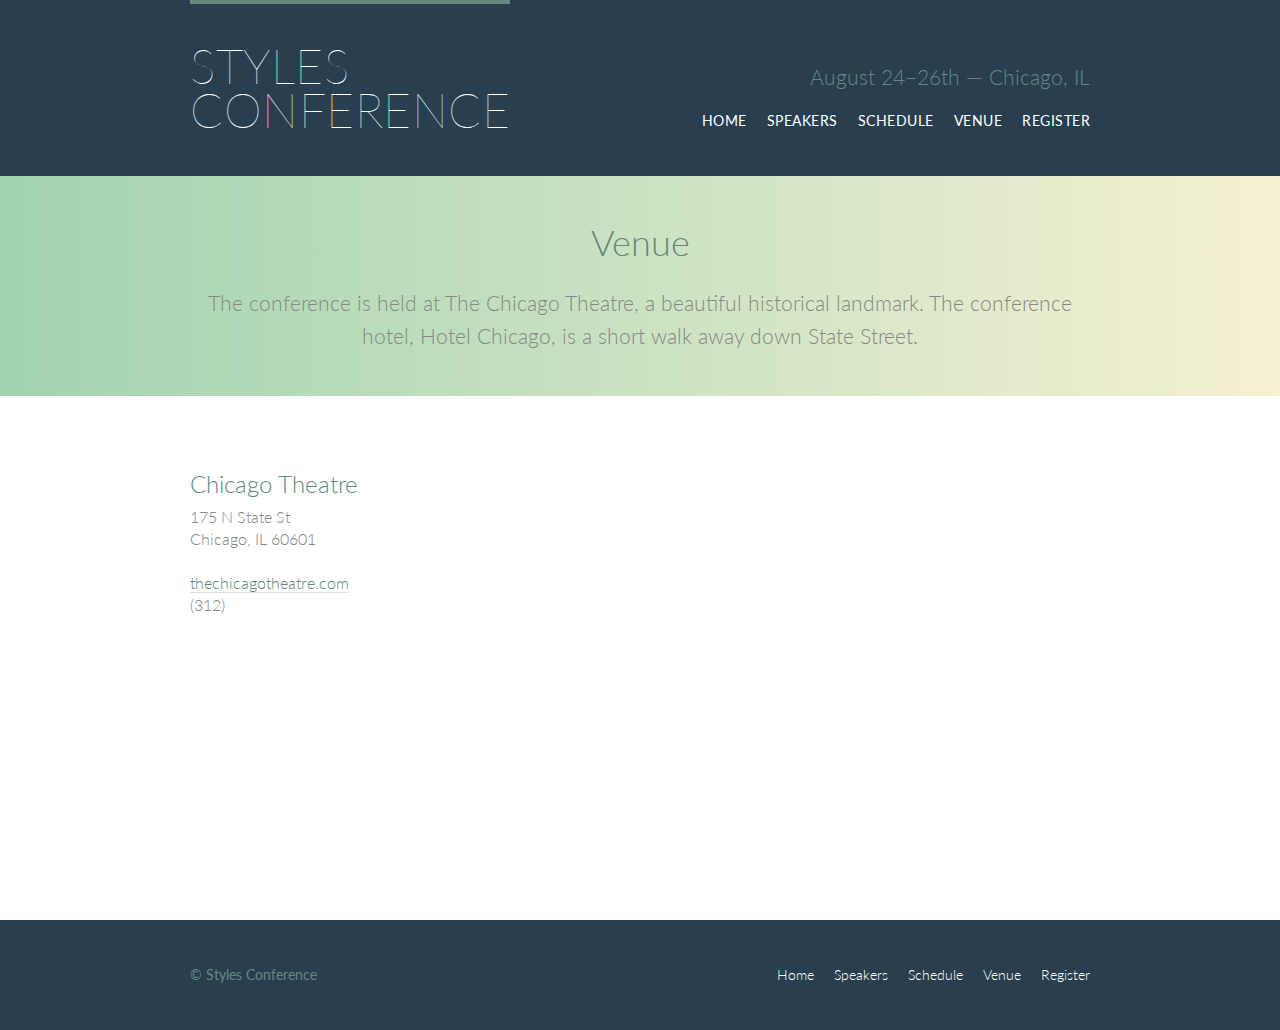
<file: venue.html>
<!DOCTYPE html>
<html lang="en">

  <head>
    <meta charset="utf-8">
    <title>Venue - Styles Conference</title>
    <link rel="stylesheet" href="assets/stylesheets/main.css">
    <link rel="stylesheet" href="http://fonts.googleapis.com/css?family=Lato:100,300,400">
  </head>

  <body>

    <!-- Header -->

    <header class="primary-header container group">

      <h1 class="logo">
        <a href="index.html">Styles <br> Conference</a>
      </h1>

      <h3 class="tagline">August 24&ndash;26th &mdash; Chicago, IL</h3>

      <nav class="nav primary-nav">
        <ul>
          <li><a href="index.html">Home</a></li><!--
          --><li><a href="speakers.html">Speakers</a></li><!--
          --><li><a href="schedule.html">Schedule</a></li><!--
          --><li><a href="venue.html">Venue</a></li><!--
          --><li><a href="register.html">Register</a></li>
        </ul>
      </nav>

    </header>

    <!-- Lead -->

    <section class="row-alt">
      <div class="lead container">

        <h1>Venue</h1>

        <p>The conference is held at The Chicago Theatre, a beautiful historical landmark. The conference hotel, Hotel Chicago, is a short walk away down State Street.</p>

      </div>
    </section>

    <section class="row">
      <div class="grid">
    
        <section class="venue-theatre">

         <div class="col-1-3">
           <h2>Chicago Theatre</h2>
           <p>175 N State St <br> Chicago, IL 60601</p>
           <p><a href="http://www.thechicagotheatre.com/">thechicagotheatre.com</a> <br> (312)
          </div><!--

          --><iframe class="col-2-3" src="https://www.google.com/maps/embed?pb=!1m5!3m3!1m2!1s0x880e2ca55810a493%3A0x4700ddf60fcbfad6!2schicago+theatre!5e0!3m2!1sen!2sus!4v1388701393606"></iframe>
        
        </section>
    
        <section class="venue-hotel">
          
          <div class="col-1-3"></div><!--
          --><iframe class="col-2-3"></iframe>
          
        </section>
    
      </div>
    </section>

    <!-- Footer -->

    <footer class="primary-footer container group">

      <small>&copy; Styles Conference</small>

      <nav class="nav">
        <ul>
          <li><a href="index.html">Home</a></li><!--
          --><li><a href="speakers.html">Speakers</a></li><!--
          --><li><a href="schedule.html">Schedule</a></li><!--
          --><li><a href="venue.html">Venue</a></li><!--
          --><li><a href="register.html">Register</a></li>
        </ul>
      </nav>

    </footer>

  </body>
</html>
</file>
<file: assets/stylesheets/main.css>
/* http://meyerweb.com/eric/tools/css/reset/
   v2.0 | 20110126
   License: none (public domain)
*/

html, body, div, span, applet, object, iframe,
h1, h2, h3, h4, h5, h6, p, blockquote, pre,
a, abbr, acronym, address, big, cite, code,
del, dfn, em, img, ins, kbd, q, s, samp,
small, strike, strong, sub, sup, tt, var,
b, u, i, center,
dl, dt, dd, ol, ul, li,
fieldset, form, label, legend,
table, caption, tbody, tfoot, thead, tr, th, td,
article, aside, canvas, details, embed,
figure, figcaption, footer, header, hgroup,
menu, nav, output, ruby, section, summary,
time, mark, audio, video {
  margin: 0;
  padding: 0;
  border: 0;
  font-size: 100%;
  font: inherit;
  vertical-align: baseline;
}
/* HTML5 display-role reset for older browsers */
article, aside, details, figcaption, figure,
footer, header, hgroup, menu, nav, section {
  display: block;
}
body {
  line-height: 1;
}
ol, ul {
  list-style: none;
}
blockquote, q {
  quotes: none;
}
blockquote:before, blockquote:after,
q:before, q:after {
  content: '';
  content: none;
}
table {
  border-collapse: collapse;
  border-spacing: 0;
}

/*
  ========================================
  Custom styles
  ========================================
*/

body {
  background: #293f50;
  color: #888;
  font: 300 16px/22px "Lato", "Open Sans", "Helvetica Neue", Helvetica, Arial, sans-serif;
}

/*
  ========================================
  Grid
  ========================================
*/

*,
*:before,
*:after {
  -webkit-box-sizing: border-box;
     -moz-box-sizing: border-box;
          box-sizing: border-box;
}
.container,
.grid {
  margin: 0 auto;
  width: 960px;
}
.container {
  padding-left: 30px;
  padding-right: 30px;
}
.grid,
.col-1-3,
.col-2-3 {
  padding-left: 15px;
  padding-right: 15px;
}
.col-1-3,
.col-2-3  {
  display: inline-block;
  vertical-align: top;
}
.col-1-3 {
  width: 33.33%;
}
.col-2-3 {
  width: 66.66%;
}

/*
  ========================================
  Clearfix
  ========================================
*/

.group:before,
.group:after {
  content: "";
  display: table;
}
.group:after {
  clear: both;
}
.group {
  clear: both;
  *zoom: 1;
}

/*
  ========================================
  Rows
  ========================================
*/

.row,
.row-alt {
  min-width: 960px;
}
.row {
  background: #fff;
  padding: 66px 0 44px 0;
}
.row-alt {
  background: #cbe2c1;
  background: -webkit-linear-gradient(to right, #a1d3b0, #f6f1d3);
  background:    -moz-linear-gradient(to right, #a1d3b0, #f6f1d3);
  background:         linear-gradient(to right, #a1d3b0, #f6f1d3);
  padding: 44px 0 22px 0;
}

/*
  ========================================
  Typography
  ========================================
*/

h1, h2, h3, h4 {
  color: #648880;
}
h1, h3, h4, h5, p {
  margin-bottom: 22px;
}
h1 {
  font-size: 36px;
  line-height: 44px;
}
h2 {
  font-size: 24px;
  line-height: 44px;
}
h3 {
  font-size: 21px;
}
h4 {
  font-size: 18px;
}
h5 {
  color: #a9b2b9;
  font-size: 14px;
  font-weight: 400;
  text-transform: uppercase;
}
strong {
  font-weight: 400;
}
cite,
em {
  font-style: italic;
}

/*
  ========================================
  Leads
  ========================================
*/

.lead {
  text-align: center;
}
.lead p {
  font-size: 21px;
  line-height: 33px;
}

/*
  ========================================
  Links
  ========================================
*/

a {
  color: #648880;
  text-decoration: none;
}
a:hover {
  color: #a9b2b9;
}
p a {
  border-bottom: 1px solid #dfe2e5;
}
.primary-header a,
.primary-footer a {
  color: #fff;
}
.primary-header a:hover,
.primary-footer a:hover {
  color: #648880;
}

/*
  ========================================
  Buttons
  ========================================
*/

.btn {
  border-radius: 5px;
  color: #fff;
  cursor: pointer;
  display: inline-block;
  font-weight: 400;
  letter-spacing: .5px;
  margin: 0;
  text-transform: uppercase;
}
.btn-alt {
  border: 1px solid #fff;
  padding: 10px 30px;
}
.btn-alt:hover {
  background: #fff;
  color: #648880;
}

/*
  ========================================
  Primary header
  ========================================
*/

.logo {
  border-top: 4px solid #648880;
  float: left;
  font-size: 48px;
  font-weight: 100;
  letter-spacing: .5px;
  line-height: 44px;
  padding: 40px 0 22px 0;
  text-transform: uppercase;
}
.tagline {
  margin: 66px 0 22px 0;
  text-align: right;
}
.primary-nav {
  font-size: 14px;
  font-weight: 400;
  letter-spacing: .5px;
  text-transform: uppercase;
}

/*
  ========================================
  Primary footer
  ========================================
*/

.primary-footer {
  color: #648880;
  font-size: 14px;
  padding-bottom: 44px;
  padding-top: 44px;
}
.primary-footer small {
  float: left;
  font-weight: 400;
}

/*
  ========================================
  Navigation
  ========================================
*/

.nav {
  text-align: right;
}
.nav li {
  display: inline-block;
  margin: 0 10px;
  vertical-align: top;
}
.nav li:last-child {
  margin-right: 0;
}

/*
  ========================================
  Home
  ========================================
*/

.hero {
  color: #fff;
  line-height: 44px;
  padding: 22px 80px 66px 80px;
  text-align: center;
}
.hero h2 {
  font-size: 36px;
}
.hero p {
  font-size: 24px;
  font-weight: 100;
}
.teaser a:hover h3 {
  color: #a9b2b9;
}

.teaser img{
  border-radius: 5px;
  display: block;
  margin-bottom: 22px;
  max-width: 100%
}

/*
  ========================================
  Speakers
  ========================================
*/

.speaker {
  margin-bottom: 44px;
}
.speaker-info {
  border: 1px solid #dfe2e5;
  border-radius: 5px;
  margin-top: 88px;
  padding: 22px 0;
  text-align: center;
}

/*
  ========================================
  Venue
  ========================================
*/

.venue-theatre {
  margin-bottom: 66px;
}
.venue-hotel {
  margin-bottom: 22px;
}

.venue-map{
  height: 264px;
}
</file>
